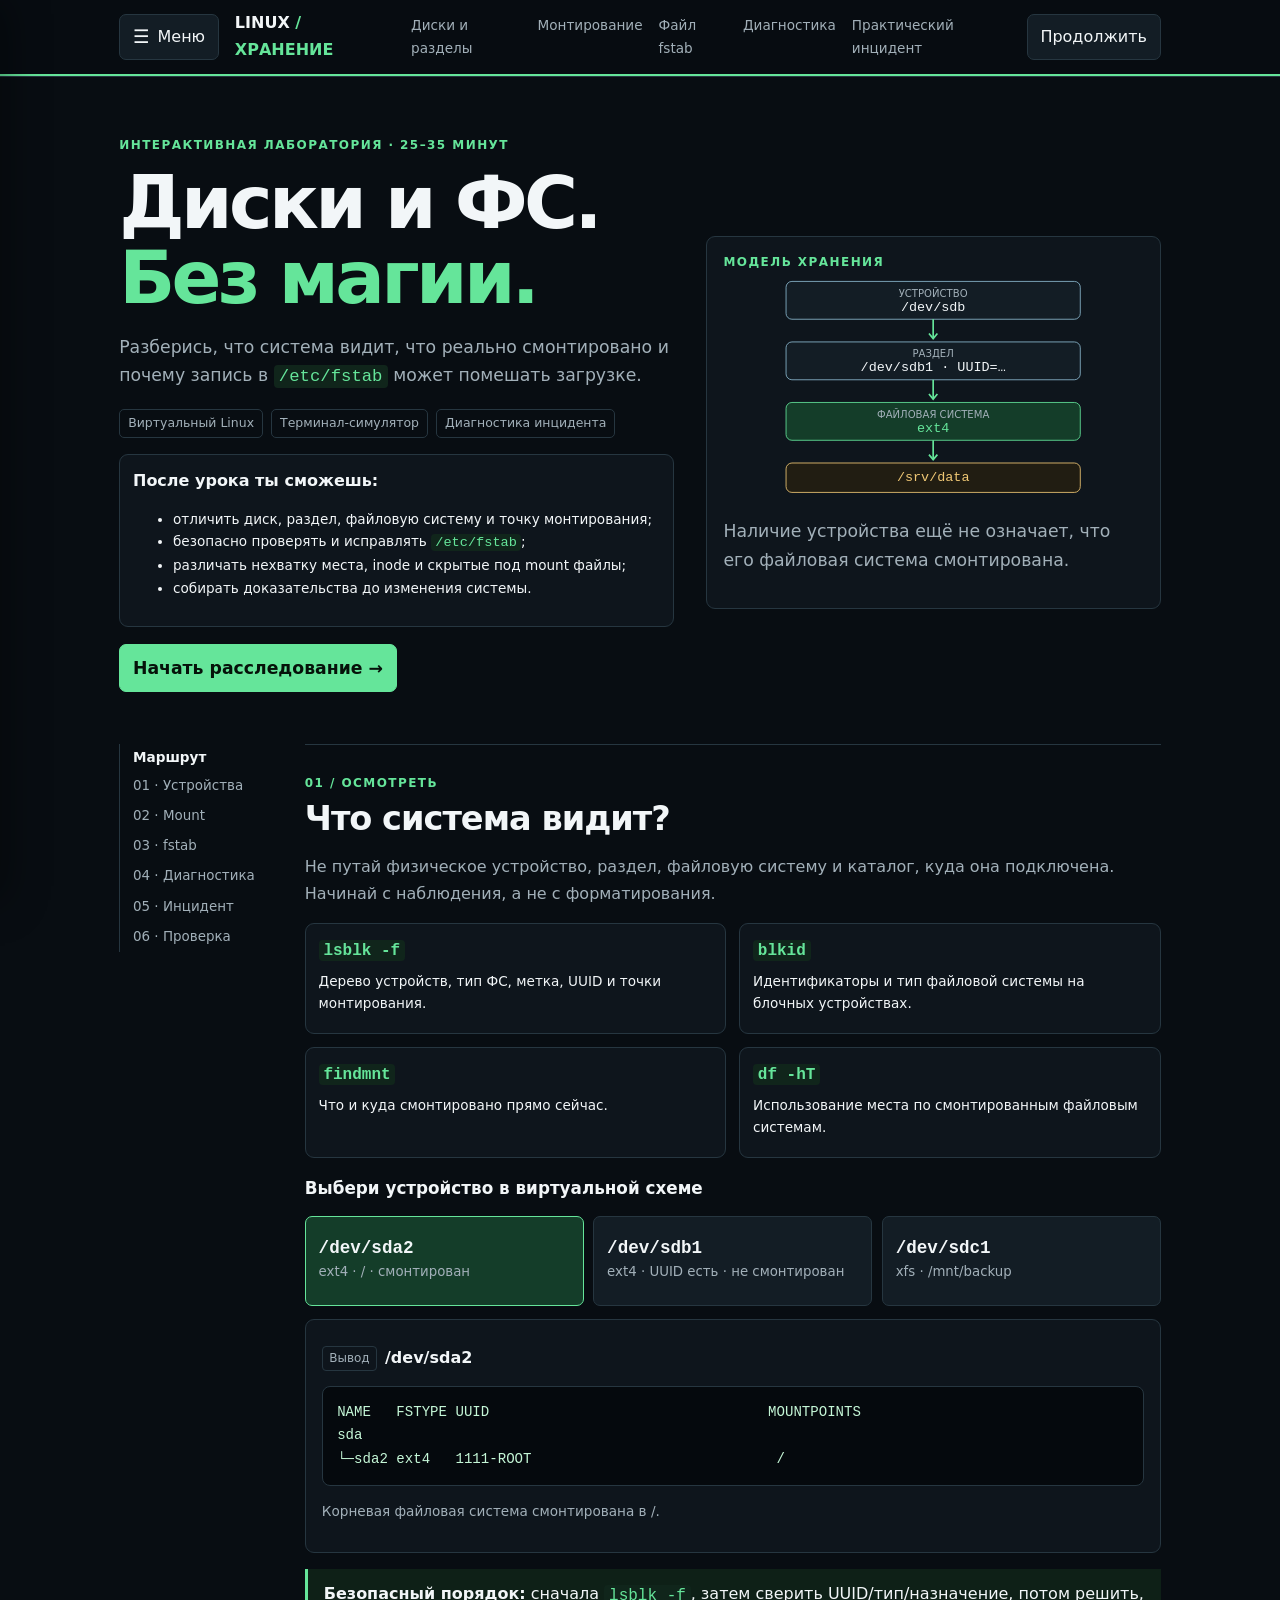
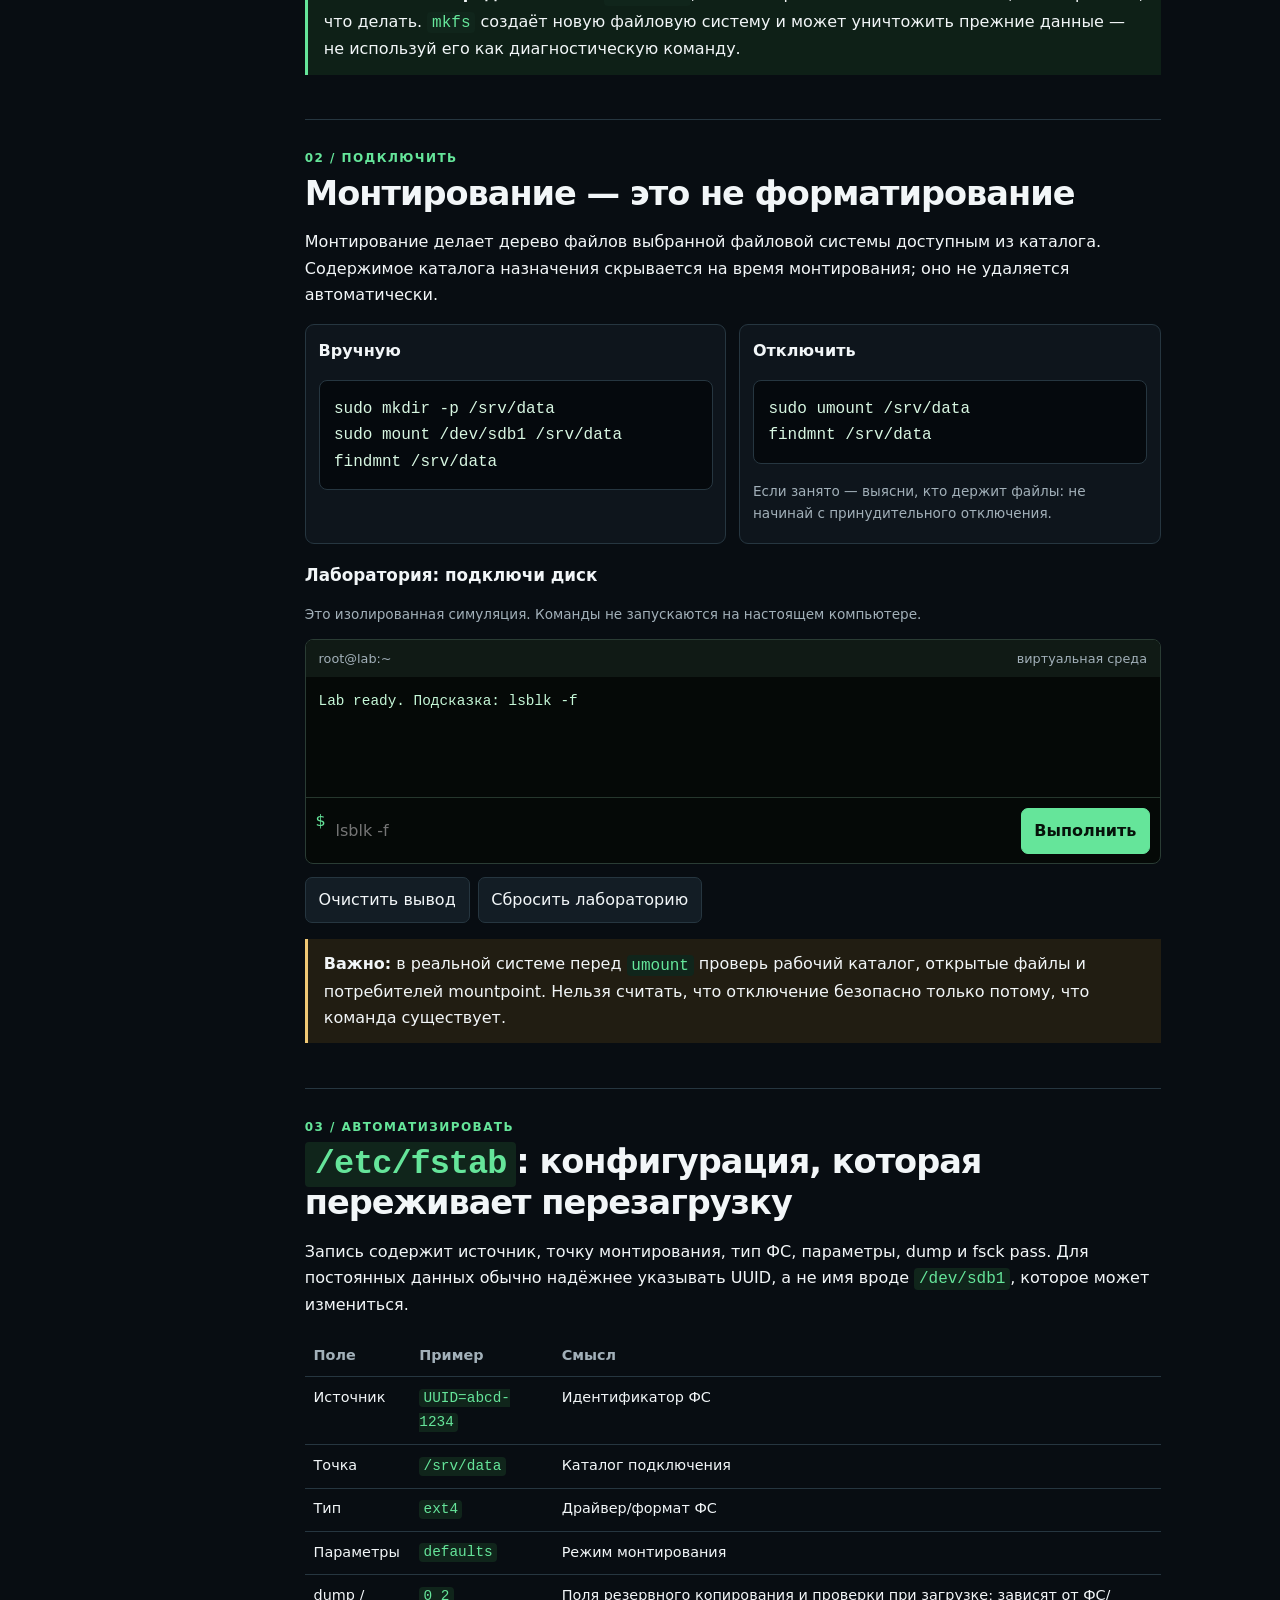
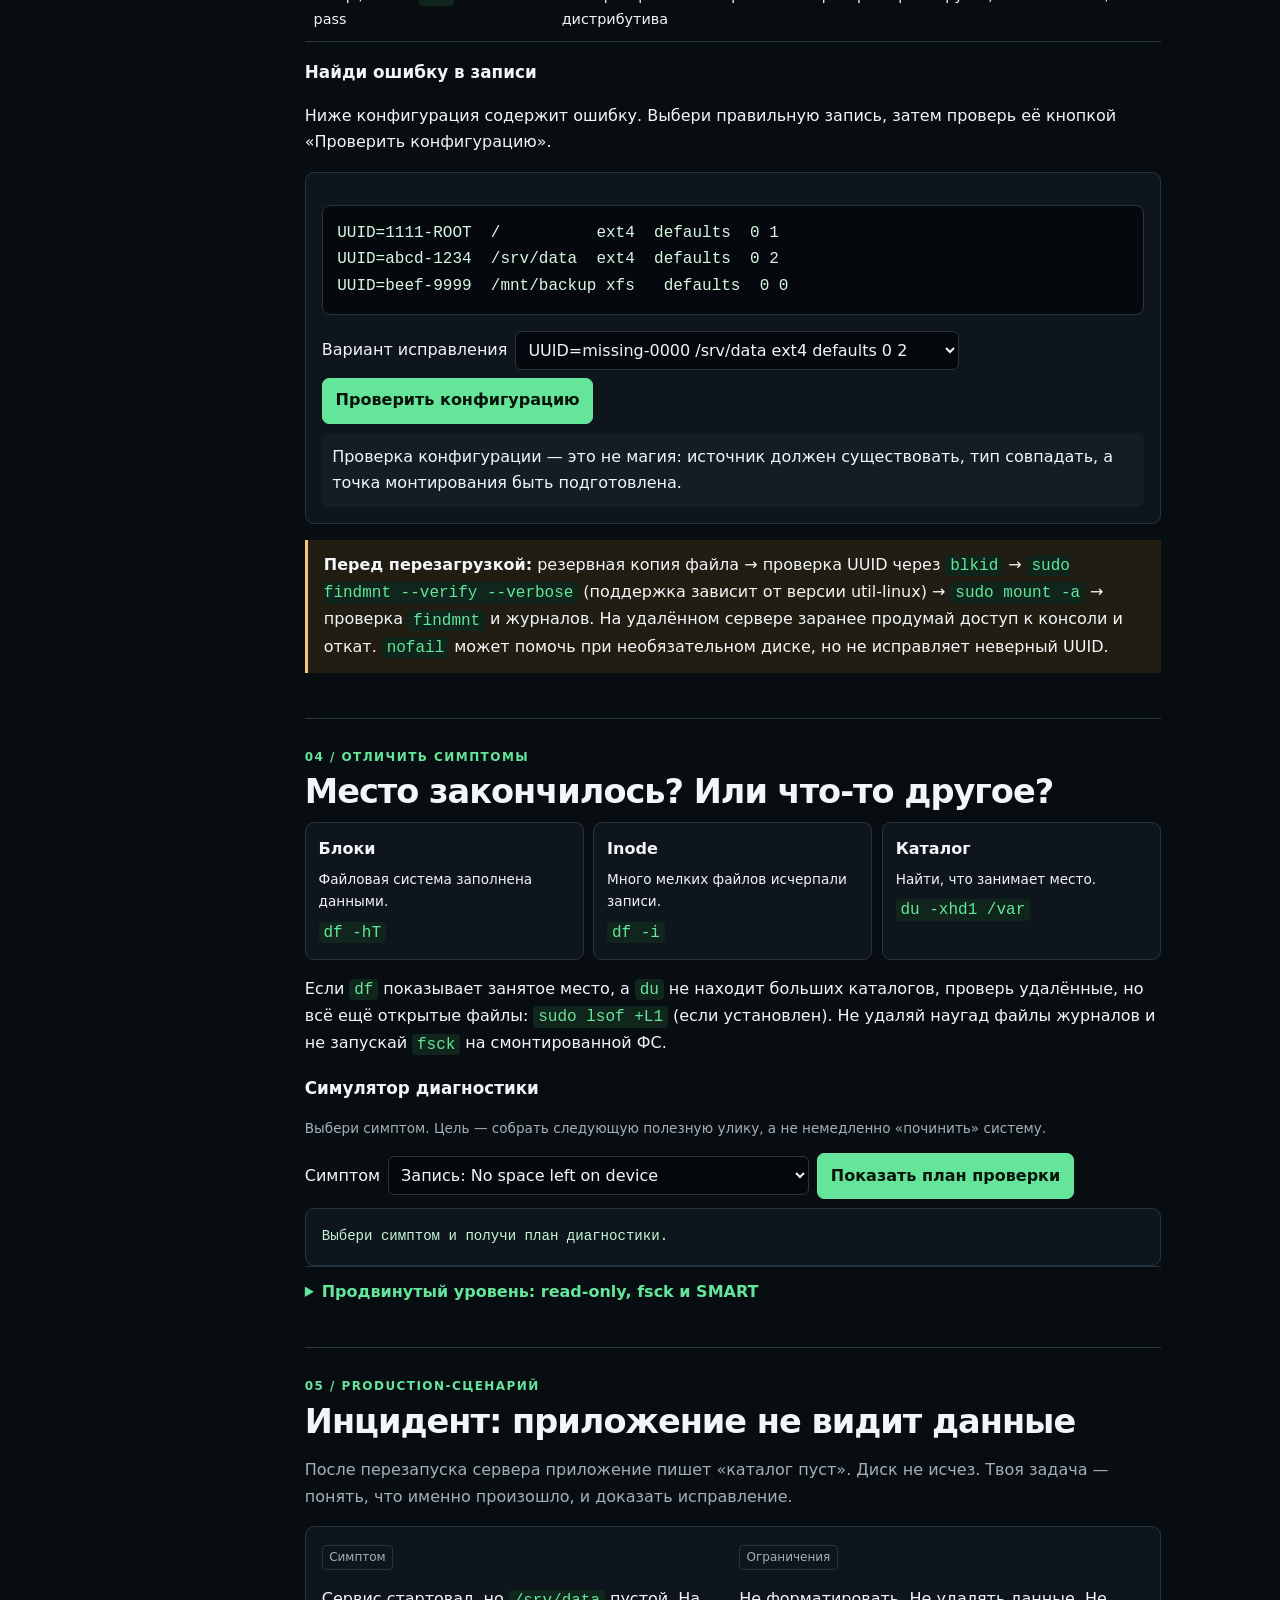
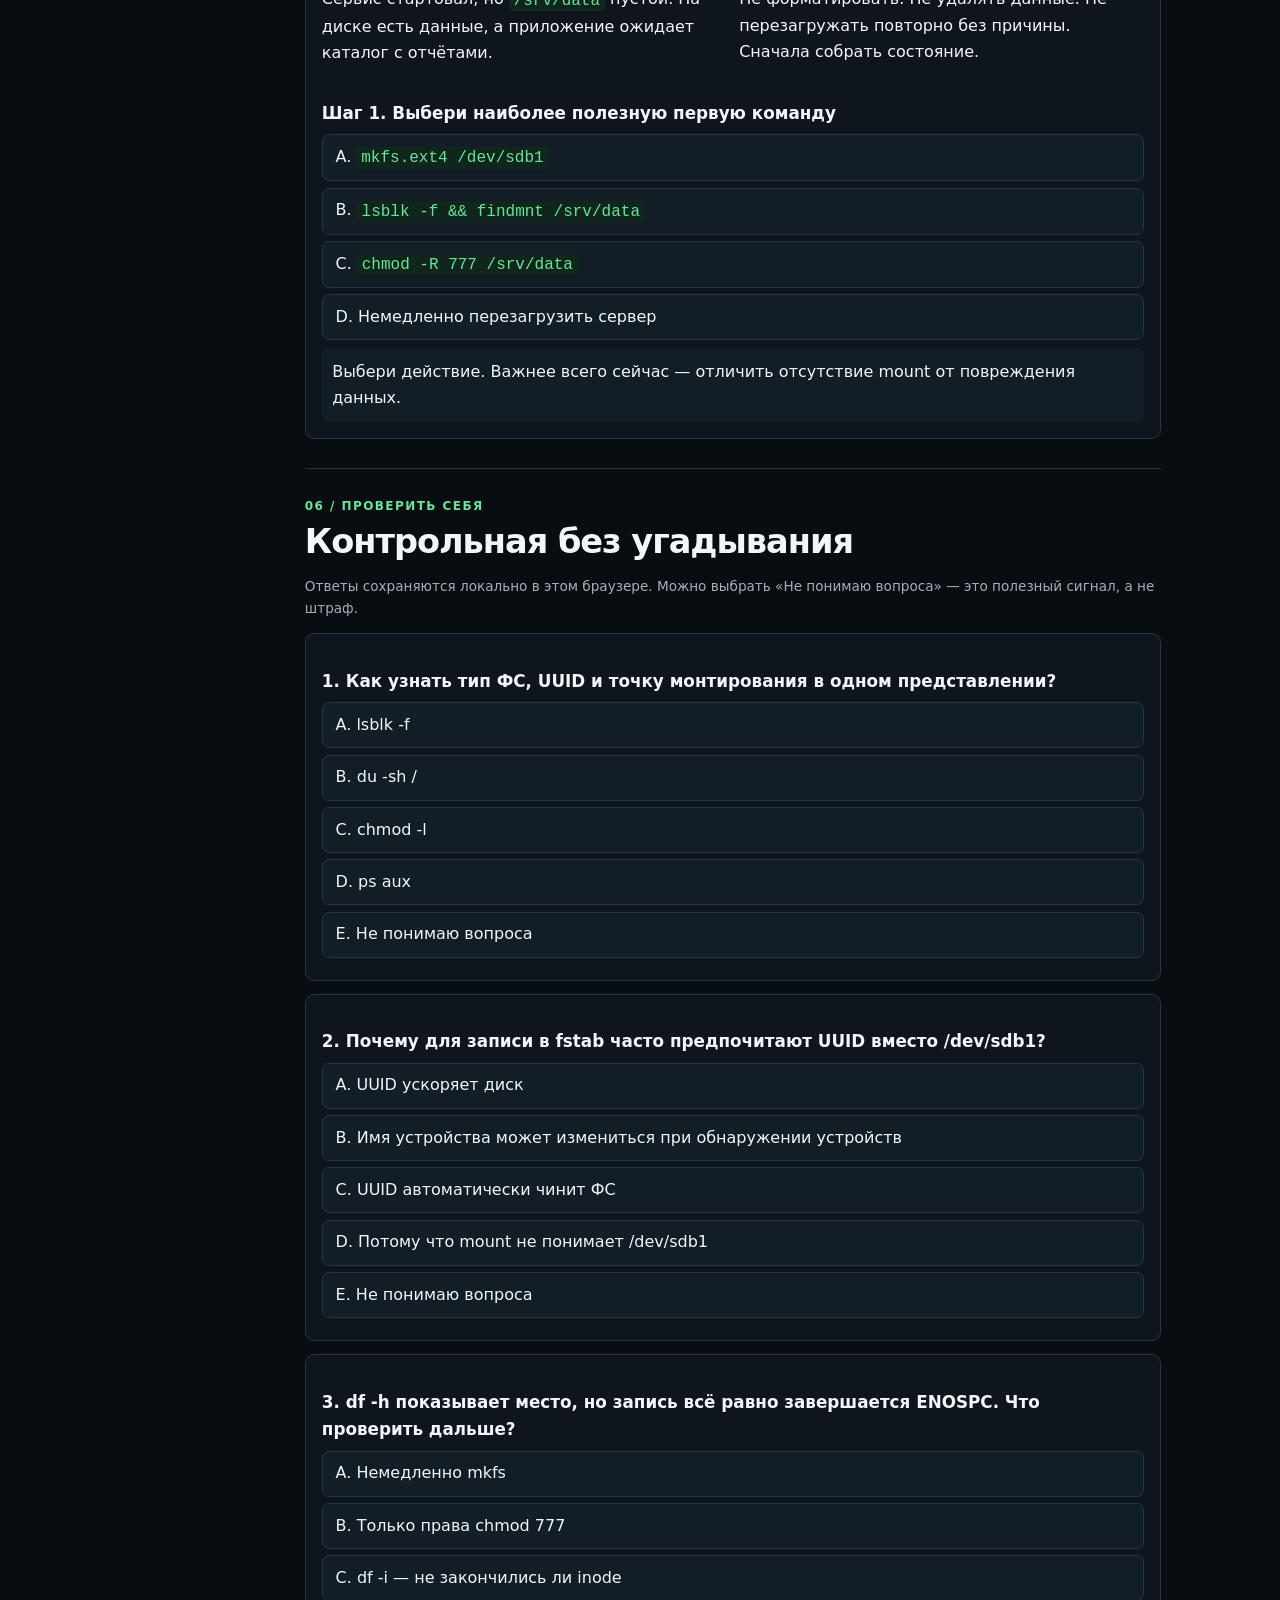
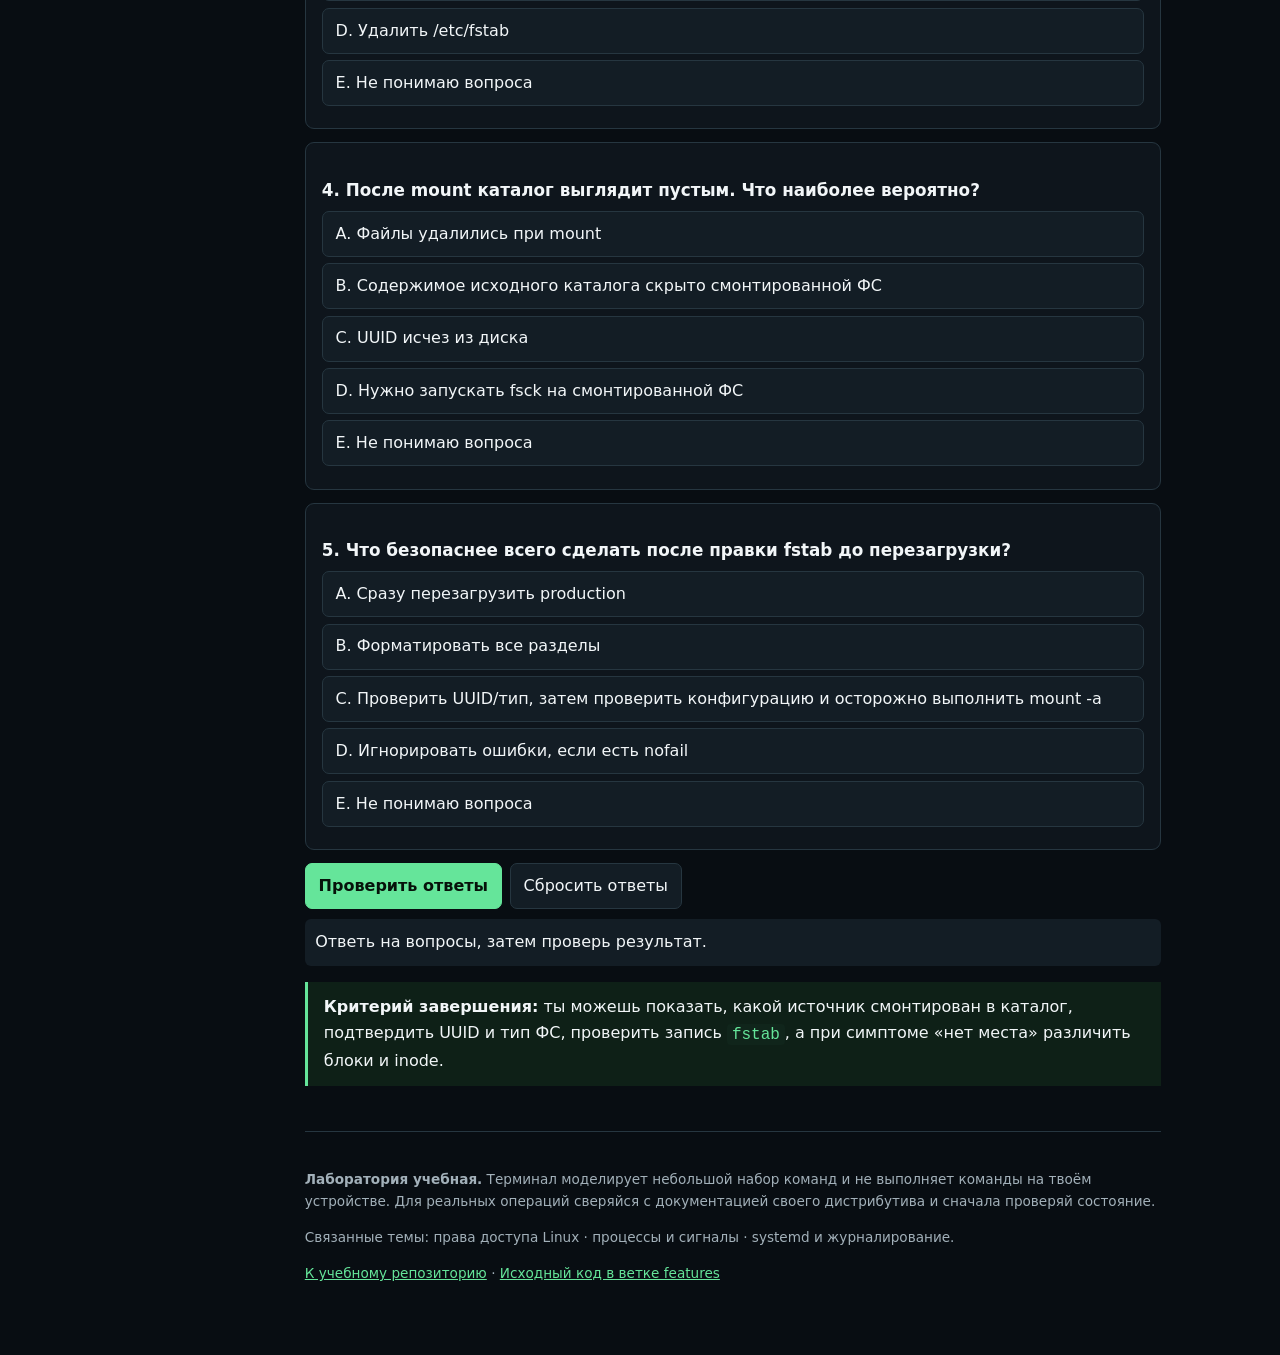
<file: web-lessons/linux-filesystems/index.html>
<!doctype html>
<html lang="ru">
<head>
<meta charset="utf-8"><meta name="viewport" content="width=device-width,initial-scale=1">
<meta name="theme-color" content="#080d12">
<meta name="description" content="Интерактивная лаборатория Linux: диски, файловые системы, mount, fstab и диагностика заполненного диска.">
<title>Файловые системы Linux — интерактивная лаборатория</title>
<style>
:root{color-scheme:dark;--bg:#080d12;--panel:#0e151c;--panel2:#131d25;--line:#263640;--text:#f2f6f8;--muted:#a2b0b9;--green:#65e59a;--greenbg:#143d29;--blue:#8bb8ce;--amber:#f0c875;--red:#ff8b8b;--max:1080px}*{box-sizing:border-box}html{scroll-behavior:smooth;scroll-padding-top:70px}body{margin:0;background:var(--bg);color:var(--text);font:16px/1.65 system-ui,-apple-system,"Segoe UI",sans-serif}a{color:var(--green)}button,input,select,textarea{font:inherit}button{cursor:pointer;background:var(--panel2);border:1px solid var(--line);border-radius:7px;padding:.55rem .8rem;color:var(--text)}button:hover{border-color:var(--green)}button:focus-visible,a:focus-visible,input:focus-visible,select:focus-visible{outline:2px solid var(--green);outline-offset:3px}code,pre,.mono{font-family:ui-monospace,SFMono-Regular,Consolas,monospace}code{color:var(--green);background:#10251b;padding:.1em .3em;border-radius:4px}pre{overflow:auto;padding:.9rem;background:#05090d;border:1px solid var(--line);border-radius:8px;color:#d8f7e2}.wrap{max-width:var(--max);margin:auto;padding:0 1.2rem 4rem}header{position:sticky;top:0;z-index:5;background:#080d12ed;border-bottom:1px solid var(--line);backdrop-filter:blur(12px)}.bar{max-width:var(--max);margin:auto;padding:.65rem 1.2rem;display:flex;justify-content:space-between;align-items:center;gap:1rem}.brand{font-weight:800}.brand span,.label{color:var(--green)}nav{display:flex;gap:1rem;font-size:.85rem}nav a{text-decoration:none;color:var(--muted)}.lesson-switch{display:flex;align-items:center;min-width:0}.lesson-switch select{max-width:220px;width:100%;min-width:0;background:var(--panel2);color:var(--text);border:1px solid var(--line);border-radius:7px;padding:.5rem;font:inherit;font-size:.82rem}.lesson-switch select:hover{border-color:var(--green)}.sr-only{position:absolute;width:1px;height:1px;padding:0;margin:-1px;overflow:hidden;clip:rect(0,0,0,0);white-space:nowrap;border:0}.progress{height:2px;background:#1b292f}.progress span{display:block;height:100%;width:0;background:var(--green)}.hero{padding:3.7rem 0 2.2rem;display:grid;grid-template-columns:1.1fr .9fr;gap:2rem;align-items:center}.label{font-size:.75rem;text-transform:uppercase;letter-spacing:.12em;font-weight:800}.hero h1{font-size:clamp(2.5rem,6vw,4.6rem);line-height:1.02;letter-spacing:-.05em;margin:.6rem 0 1rem}.hero p,.muted,.lead{color:var(--muted)}.hero p{font-size:1.08rem}.chips{display:flex;gap:.5rem;flex-wrap:wrap;margin:1rem 0}.chips span{font-size:.78rem;color:var(--muted);border:1px solid var(--line);padding:.2rem .5rem;border-radius:5px}.primary{background:var(--green);border-color:var(--green);color:#06120a;font-weight:800}.panel,.tile,.visual,.art{background:var(--panel);border:1px solid var(--line);border-radius:9px;padding:1rem}.art svg,.visual svg{width:100%;height:auto;display:block}.layout{display:grid;grid-template-columns:160px minmax(0,1fr);gap:1.6rem}.toc{position:sticky;top:75px;align-self:start;border-left:1px solid var(--line);padding-left:.8rem}.toc a{display:block;text-decoration:none;color:var(--muted);font-size:.84rem;padding:.25rem 0}.toc strong{font-size:.85rem}.section{padding:1.8rem 0;border-top:1px solid var(--line)}.section h2{font-size:clamp(1.55rem,3vw,2.1rem);line-height:1.15;letter-spacing:-.03em;margin:.35rem 0 .65rem}.section h3{font-size:1.05rem;margin:1.1rem 0 .35rem}.grid2{display:grid;grid-template-columns:1fr 1fr;gap:.8rem}.grid3{display:grid;grid-template-columns:repeat(3,1fr);gap:.6rem}.tile{padding:.8rem}.tile p{margin:.35rem 0}.small{font-size:.85rem}.callout{padding:.75rem 1rem;border-left:3px solid var(--green);background:#0e2017;margin:1rem 0}.warn{border-color:var(--amber);background:#211d12}.danger{border-color:var(--red);background:#281619}.muted{color:var(--muted)}.disk{display:grid;grid-template-columns:repeat(3,1fr);gap:.6rem;margin:.8rem 0}.disk button{text-align:left;min-height:90px}.disk button.active{border-color:var(--green);background:var(--greenbg)}.disk strong{display:block;font:700 1.1rem ui-monospace,monospace}.disk small{color:var(--muted)}.output{font: .88rem/1.65 ui-monospace,monospace;white-space:pre-wrap;overflow-wrap:anywhere;color:#c5f7d7;min-height:2rem}.term{background:#050907;border:1px solid #2a3c34;border-radius:8px;overflow:hidden;margin:.8rem 0}.termbar{background:#101a15;padding:.5rem .8rem;color:var(--muted);font-size:.8rem;display:flex;justify-content:space-between}.termout{padding:.8rem;min-height:120px;white-space:pre-wrap;overflow-wrap:anywhere;color:#c5f7d7;font:.9rem/1.6 ui-monospace,monospace}.termform{display:flex;gap:.5rem;padding:.6rem;border-top:1px solid #26372d}.termform span{color:var(--green)}.termform input{width:auto;min-width:0;flex:1;border:0;background:transparent;color:var(--text)}.field{display:flex;gap:.5rem;align-items:center;flex-wrap:wrap;margin:.6rem 0}.field input,.field select{background:#05090d;color:var(--text);border:1px solid var(--line);border-radius:6px;padding:.5rem;min-width:0}.field input{flex:1}.choice{display:block;text-align:left;width:100%;margin:.4rem 0}.good{border-color:var(--green)!important;background:var(--greenbg)!important}.bad{border-color:var(--red)!important}.feedback{background:var(--panel2);padding:.65rem;margin-top:.5rem;border-radius:6px}.hidden{display:none!important}table{width:100%;border-collapse:collapse;font-size:.9rem}th,td{text-align:left;padding:.55rem;border-bottom:1px solid var(--line);vertical-align:top}th{color:var(--muted)}details{border-top:1px solid var(--line);padding:.8rem 0}summary{cursor:pointer;color:var(--green);font-weight:700}footer{border-top:1px solid var(--line);padding:1.4rem 0;color:var(--muted);font-size:.85rem}.badge{display:inline-block;padding:.1rem .4rem;border:1px solid var(--line);border-radius:4px;color:var(--muted);font-size:.75rem}@media(max-width:760px){.hero{grid-template-columns:1fr;padding:2.5rem 0 1.5rem}.layout{grid-template-columns:1fr}.toc{position:static;display:flex;gap:.8rem;overflow:auto;border:1px solid var(--line);padding:.5rem;border-radius:6px}.toc strong{display:none}.toc a{white-space:nowrap} .section-nav{display:none}.lesson-switch{flex:1;justify-content:center}.lesson-switch select{max-width:190px}.bar{gap:.45rem;padding:.55rem .65rem}.brand{font-size:.88rem}#resume{padding:.45rem .55rem;font-size:.8rem}}@media(max-width:500px){.wrap{padding:0 .85rem 3rem}.grid2,.grid3,.disk{grid-template-columns:1fr}.hero h1{font-size:2.7rem}.section{padding:1.3rem 0}}@media(prefers-reduced-motion:reduce){*{scroll-behavior:auto!important;transition:none!important}}@media print{body{background:white;color:#111}.bar,.toc,button,.termform{display:none!important}.layout{display:block}.hero{display:block}.art{display:none}.section{break-inside:avoid}}

/* Left navigation drawer */
.menu-trigger{display:inline-flex;align-items:center;gap:.5rem;white-space:nowrap}
.menu-trigger .menu-icon{font-size:1.15rem;line-height:1}
.drawer-backdrop{position:fixed;inset:0;z-index:20;background:#0009;opacity:0;visibility:hidden;transition:opacity .2s,visibility .2s}
.lesson-drawer{position:fixed;z-index:21;inset:0 auto 0 0;width:min(340px,88vw);overflow-y:auto;background:var(--panel);border-right:1px solid var(--line);padding:1rem;transform:translateX(-102%);transition:transform .22s ease;box-shadow:12px 0 40px #0006}
body.drawer-open .drawer-backdrop{opacity:1;visibility:visible}
body.drawer-open .lesson-drawer{transform:translateX(0)}
body.drawer-open{overflow:hidden}
.drawer-head{display:flex;align-items:center;justify-content:space-between;gap:1rem;padding-bottom:1rem;border-bottom:1px solid var(--line)}
.drawer-title{font-weight:800;font-size:1.05rem}
.drawer-group{padding:1rem 0;border-bottom:1px solid var(--line)}
.drawer-group h2{font-size:.72rem;letter-spacing:.12em;text-transform:uppercase;color:var(--muted);margin:0 0 .6rem}
.drawer-link{display:block;padding:.65rem .7rem;margin:.15rem 0;border-radius:7px;text-decoration:none;color:var(--text);border:1px solid transparent}
.drawer-link:hover,.drawer-link:focus-visible{background:var(--panel2);border-color:var(--line)}
.drawer-link.current{color:var(--green);background:var(--greenbg);border-color:#276746}
.drawer-hint{font-size:.8rem;color:var(--muted);margin:.8rem 0}
@media(max-width:740px){.bar{justify-content:flex-start}.brand{flex:1}.section-nav,.lesson-switch{display:none!important}.menu-trigger{padding:.45rem .6rem;font-size:.85rem}}
@media(prefers-reduced-motion:reduce){.lesson-drawer,.drawer-backdrop{transition:none}}
</style>
</head>
<body>
<header><div class="bar"><button class="menu-trigger" id="openLessonMenu" type="button" aria-controls="lessonDrawer" aria-expanded="false"><span class="menu-icon" aria-hidden="true">☰</span><span>Меню</span></button><div class="brand">LINUX <span>/ ХРАНЕНИЕ</span></div><nav class="section-nav"><a href="#map">Диски и разделы</a><a href="#mount">Монтирование</a><a href="#fstab">Файл fstab</a><a href="#diagnostics">Диагностика</a><a href="#incident">Практический инцидент</a></nav><button id="resume">Продолжить</button></div><div class="progress"><span id="progressBar"></span></div></header>
<div class="drawer-backdrop" id="drawerBackdrop" aria-hidden="true"></div>
<aside class="lesson-drawer" id="lessonDrawer" role="dialog" aria-modal="true" aria-label="Навигация по курсу" aria-hidden="true">
  <div class="drawer-head"><div class="drawer-title">Навигация по курсу</div><button id="closeLessonMenu" type="button" aria-label="Закрыть меню">✕</button></div>
  <div class="drawer-group"><h2>Уроки Linux</h2>
    <a class="drawer-link " href="/handover-devops-besit/web-lessons/linux-permissions/?nav=drawer20261021" >01 · Права доступа</a>
    <a class="drawer-link current" href="/handover-devops-besit/web-lessons/linux-filesystems/?nav=drawer20261021" aria-current="page">02 · Файловые системы и монтирование</a>
  </div>
  <div class="drawer-group"><h2>Разделы этого урока</h2>
    <a class="drawer-link" href="#map">Диски и разделы</a>
    <a class="drawer-link" href="#mount">Монтирование</a>
    <a class="drawer-link" href="#fstab">Файл fstab</a>
    <a class="drawer-link" href="#diagnostics">Диагностика</a>
    <a class="drawer-link" href="#incident">Практический инцидент</a>
  </div>
  <p class="drawer-hint">Выбери урок или перейди прямо к нужному разделу. Меню закрывается по Escape или нажатием вне панели.</p>
</aside>
<div class="wrap">
<section class="hero"><div><div class="label">Интерактивная лаборатория · 25–35 минут</div><h1>Диски и ФС.<br><span style="color:var(--green)">Без магии.</span></h1><p>Разберись, что система видит, что реально смонтировано и почему запись в <code>/etc/fstab</code> может помешать загрузке.</p><div class="chips"><span>Виртуальный Linux</span><span>Терминал-симулятор</span><span>Диагностика инцидента</span></div><div class="tile"><strong>После урока ты сможешь:</strong><ul class="small"><li>отличить диск, раздел, файловую систему и точку монтирования;</li><li>безопасно проверять и исправлять <code>/etc/fstab</code>;</li><li>различать нехватку места, inode и скрытые под mount файлы;</li><li>собирать доказательства до изменения системы.</li></ul></div><p><a href="#map"><button class="primary">Начать расследование →</button></a></p></div>
<div class="art"><div class="label">Модель хранения</div><svg viewBox="0 0 500 270" role="img" aria-label="Диск, раздел, файловая система, точка монтирования"><g font-size="12" text-anchor="middle"><rect x="75" y="10" width="350" height="45" rx="7" fill="#131d25" stroke="#8bb8ce"/><text x="250" y="28" fill="#a2b0b9">УСТРОЙСТВО</text><text x="250" y="45" fill="#f2f6f8" font-family="monospace" font-size="16">/dev/sdb</text><path d="M250 55v22" stroke="#65e59a" stroke-width="2"/><path d="M245 72l5 6 5-6" fill="none" stroke="#65e59a" stroke-width="2"/><rect x="75" y="82" width="350" height="45" rx="7" fill="#131d25" stroke="#8bb8ce"/><text x="250" y="100" fill="#a2b0b9">РАЗДЕЛ</text><text x="250" y="117" fill="#f2f6f8" font-family="monospace" font-size="16">/dev/sdb1 · UUID=…</text><path d="M250 127v22" stroke="#65e59a" stroke-width="2"/><path d="M245 144l5 6 5-6" fill="none" stroke="#65e59a" stroke-width="2"/><rect x="75" y="154" width="350" height="45" rx="7" fill="#143d29" stroke="#65e59a"/><text x="250" y="172" fill="#a2b0b9">ФАЙЛОВАЯ СИСТЕМА</text><text x="250" y="189" fill="#65e59a" font-family="monospace" font-size="16">ext4</text><path d="M250 199v22" stroke="#65e59a" stroke-width="2"/><path d="M245 216l5 6 5-6" fill="none" stroke="#65e59a" stroke-width="2"/><rect x="75" y="226" width="350" height="35" rx="7" fill="#211d12" stroke="#f0c875"/><text x="250" y="248" fill="#f0c875" font-family="monospace" font-size="16">/srv/data</text></g></svg><p class="small muted">Наличие устройства ещё не означает, что его файловая система смонтирована.</p></div></section>
<div class="layout"><aside class="toc"><strong>Маршрут</strong><a href="#map">01 · Устройства</a><a href="#mount">02 · Mount</a><a href="#fstab">03 · fstab</a><a href="#diagnostics">04 · Диагностика</a><a href="#incident">05 · Инцидент</a><a href="#quiz">06 · Проверка</a></aside><main>
<section class="section" id="map"><div class="label">01 / Осмотреть</div><h2>Что система видит?</h2><p class="lead">Не путай физическое устройство, раздел, файловую систему и каталог, куда она подключена. Начинай с наблюдения, а не с форматирования.</p>
<div class="grid2"><div class="tile"><strong><code>lsblk -f</code></strong><p class="small">Дерево устройств, тип ФС, метка, UUID и точки монтирования.</p></div><div class="tile"><strong><code>blkid</code></strong><p class="small">Идентификаторы и тип файловой системы на блочных устройствах.</p></div><div class="tile"><strong><code>findmnt</code></strong><p class="small">Что и куда смонтировано прямо сейчас.</p></div><div class="tile"><strong><code>df -hT</code></strong><p class="small">Использование места по смонтированным файловым системам.</p></div></div>
<h3>Выбери устройство в виртуальной схеме</h3><div class="disk" id="diskPicker"><button class="active" data-disk="root"><strong>/dev/sda2</strong><small>ext4 · / · смонтирован</small></button><button data-disk="data"><strong>/dev/sdb1</strong><small>ext4 · UUID есть · не смонтирован</small></button><button data-disk="backup"><strong>/dev/sdc1</strong><small>xfs · /mnt/backup</small></button></div><div class="panel"><div class="field"><span class="badge">Вывод</span><strong id="diskTitle">/dev/sda2</strong></div><pre class="output" id="diskInfo">NAME   FSTYPE UUID                                 MOUNTPOINTS
sda
└─sda2 ext4   1111-ROOT                             /
</pre><p class="small muted" id="diskExplain">Корневая файловая система смонтирована в /.</p></div>
<div class="callout"><strong>Безопасный порядок:</strong> сначала <code>lsblk -f</code>, затем сверить UUID/тип/назначение, потом решить, что делать. <code>mkfs</code> создаёт новую файловую систему и может уничтожить прежние данные — не используй его как диагностическую команду.</div>
</section>
<section class="section" id="mount"><div class="label">02 / Подключить</div><h2>Монтирование — это не форматирование</h2><p>Монтирование делает дерево файлов выбранной файловой системы доступным из каталога. Содержимое каталога назначения скрывается на время монтирования; оно не удаляется автоматически.</p>
<div class="grid2"><div class="tile"><strong>Вручную</strong><pre>sudo mkdir -p /srv/data
sudo mount /dev/sdb1 /srv/data
findmnt /srv/data</pre></div><div class="tile"><strong>Отключить</strong><pre>sudo umount /srv/data
findmnt /srv/data</pre><p class="small muted">Если занято — выясни, кто держит файлы: не начинай с принудительного отключения.</p></div></div>
<h3>Лаборатория: подключи диск</h3><p class="small muted">Это изолированная симуляция. Команды не запускаются на настоящем компьютере.</p>
<div class="term"><div class="termbar"><span>root@lab:~</span><span>виртуальная среда</span></div><div class="termout" id="mountOutput">Lab ready. Подсказка: lsblk -f</div><form class="termform" id="mountForm"><span>$</span><input id="mountInput" aria-label="Команда виртуального терминала" placeholder="lsblk -f" autocomplete="off"><button class="primary" type="submit">Выполнить</button></form></div><div class="field"><button id="clearTerminal">Очистить вывод</button><button id="resetLab">Сбросить лабораторию</button></div>
<div class="callout warn"><strong>Важно:</strong> в реальной системе перед <code>umount</code> проверь рабочий каталог, открытые файлы и потребителей mountpoint. Нельзя считать, что отключение безопасно только потому, что команда существует.</div>
</section>
<section class="section" id="fstab"><div class="label">03 / Автоматизировать</div><h2><code>/etc/fstab</code>: конфигурация, которая переживает перезагрузку</h2><p>Запись содержит источник, точку монтирования, тип ФС, параметры, dump и fsck pass. Для постоянных данных обычно надёжнее указывать UUID, а не имя вроде <code>/dev/sdb1</code>, которое может измениться.</p>
<table><thead><tr><th>Поле</th><th>Пример</th><th>Смысл</th></tr></thead><tbody><tr><td>Источник</td><td><code>UUID=abcd-1234</code></td><td>Идентификатор ФС</td></tr><tr><td>Точка</td><td><code>/srv/data</code></td><td>Каталог подключения</td></tr><tr><td>Тип</td><td><code>ext4</code></td><td>Драйвер/формат ФС</td></tr><tr><td>Параметры</td><td><code>defaults</code></td><td>Режим монтирования</td></tr><tr><td>dump / pass</td><td><code>0 2</code></td><td>Поля резервного копирования и проверки при загрузке; зависят от ФС/дистрибутива</td></tr></tbody></table>
<h3>Найди ошибку в записи</h3><p>Ниже конфигурация содержит ошибку. Выбери правильную запись, затем проверь её кнопкой «Проверить конфигурацию».</p>
<div class="panel"><pre id="fstabCurrent">UUID=1111-ROOT  /          ext4  defaults  0 1
UUID=abcd-1234  /srv/data  ext4  defaults  0 2
UUID=beef-9999  /mnt/backup xfs   defaults  0 0</pre><div class="field"><label for="fstabChoice">Вариант исправления</label><select id="fstabChoice"><option value="wrong">UUID=missing-0000 /srv/data ext4 defaults 0 2</option><option value="good">UUID=abcd-1234 /srv/data ext4 defaults,nofail 0 2</option><option value="badtype">UUID=abcd-1234 /srv/data xfs defaults 0 2</option></select><button id="checkFstab" class="primary">Проверить конфигурацию</button></div><div id="fstabFeedback" class="feedback" aria-live="polite">Проверка конфигурации — это не магия: источник должен существовать, тип совпадать, а точка монтирования быть подготовлена.</div></div>
<div class="callout warn"><strong>Перед перезагрузкой:</strong> резервная копия файла → проверка UUID через <code>blkid</code> → <code>sudo findmnt --verify --verbose</code> (поддержка зависит от версии util-linux) → <code>sudo mount -a</code> → проверка <code>findmnt</code> и журналов. На удалённом сервере заранее продумай доступ к консоли и откат. <code>nofail</code> может помочь при необязательном диске, но не исправляет неверный UUID.</div>
</section>
<section class="section" id="diagnostics"><div class="label">04 / Отличить симптомы</div><h2>Место закончилось? Или что-то другое?</h2><div class="grid3"><div class="tile"><strong>Блоки</strong><p class="small">Файловая система заполнена данными.</p><code>df -hT</code></div><div class="tile"><strong>Inode</strong><p class="small">Много мелких файлов исчерпали записи.</p><code>df -i</code></div><div class="tile"><strong>Каталог</strong><p class="small">Найти, что занимает место.</p><code>du -xhd1 /var</code></div></div>
<p>Если <code>df</code> показывает занятое место, а <code>du</code> не находит больших каталогов, проверь удалённые, но всё ещё открытые файлы: <code>sudo lsof +L1</code> (если установлен). Не удаляй наугад файлы журналов и не запускай <code>fsck</code> на смонтированной ФС.</p>
<h3>Симулятор диагностики</h3><p class="small muted">Выбери симптом. Цель — собрать следующую полезную улику, а не немедленно «починить» систему.</p><div class="field"><label for="symptom">Симптом</label><select id="symptom"><option value="space">Запись: No space left on device</option><option value="hidden">Каталог будто потерял файлы после mount</option><option value="boot">После изменения fstab загрузка ждёт диск</option><option value="read">Диск виден в lsblk, но каталога нет в findmnt</option></select><button id="diagnose" class="primary">Показать план проверки</button></div><div id="diagnosis" class="panel output" aria-live="polite">Выбери симптом и получи план диагностики.</div>
<details><summary>Продвинутый уровень: read-only, fsck и SMART</summary><ul><li><code>findmnt -no SOURCE,FSTYPE,OPTIONS /srv/data</code> помогает увидеть источник, тип и параметры.</li><li><code>dmesg -T</code> или <code>journalctl -k</code> — сообщения ядра о I/O и файловой системе.</li><li><code>fsck</code> применяют к подходящей размонтированной файловой системе; сначала оценить резервные копии и причину сбоя.</li><li>SMART доступен не для всех устройств/контроллеров; используйте <code>smartctl</code>, если установлен, и не путайте предупреждения с гарантированным диагнозом.</li><li>Для критичных данных — снимок/резервная копия до разрушительных операций.</li></ul></details>
</section>
<section class="section" id="incident"><div class="label">05 / Production-сценарий</div><h2>Инцидент: приложение не видит данные</h2><p class="lead">После перезапуска сервера приложение пишет «каталог пуст». Диск не исчез. Твоя задача — понять, что именно произошло, и доказать исправление.</p>
<div class="panel"><div class="grid2"><div><span class="badge">Симптом</span><p>Сервис стартовал, но <code>/srv/data</code> пустой. На диске есть данные, а приложение ожидает каталог с отчётами.</p></div><div><span class="badge">Ограничения</span><p>Не форматировать. Не удалять данные. Не перезагружать повторно без причины. Сначала собрать состояние.</p></div></div><h3>Шаг 1. Выбери наиболее полезную первую команду</h3><div id="incidentChoices"><button class="choice" data-answer="a">A. <code>mkfs.ext4 /dev/sdb1</code></button><button class="choice" data-answer="b">B. <code>lsblk -f && findmnt /srv/data</code></button><button class="choice" data-answer="c">C. <code>chmod -R 777 /srv/data</code></button><button class="choice" data-answer="d">D. Немедленно перезагрузить сервер</button></div><div id="incidentFeedback" class="feedback" aria-live="polite">Выбери действие. Важнее всего сейчас — отличить отсутствие mount от повреждения данных.</div><div id="incidentNext" class="hidden"><h3>Шаг 2. Улика</h3><pre>lsblk -f:
sdb1 ext4 UUID=abcd-1234
findmnt /srv/data:
(пусто)
cat /etc/fstab:
UUID=abcd-1234 /srv/data ext4 defaults 0 2</pre><p>Точка назначения существует, но источник не смонтирован. Безопасная следующая последовательность — проверить запись, выполнить тестовое монтирование и подтвердить результат.</p><div class="field"><button id="incidentFix">Выполнить безопасную проверку</button></div><div id="incidentFixFeedback" class="feedback" aria-live="polite">Ожидает действий.</div></div></div>
</section>
<section class="section" id="quiz"><div class="label">06 / Проверить себя</div><h2>Контрольная без угадывания</h2><p class="muted small">Ответы сохраняются локально в этом браузере. Можно выбрать «Не понимаю вопроса» — это полезный сигнал, а не штраф.</p>
<div id="quizRoot"></div><div class="field"><button id="gradeQuiz" class="primary">Проверить ответы</button><button id="resetQuiz">Сбросить ответы</button></div><div id="quizResult" class="feedback" aria-live="polite">Ответь на вопросы, затем проверь результат.</div>
<div class="callout"><strong>Критерий завершения:</strong> ты можешь показать, какой источник смонтирован в каталог, подтвердить UUID и тип ФС, проверить запись <code>fstab</code>, а при симптоме «нет места» различить блоки и inode.</div>
</section>
<footer><p><strong>Лаборатория учебная.</strong> Терминал моделирует небольшой набор команд и не выполняет команды на твоём устройстве. Для реальных операций сверяйся с документацией своего дистрибутива и сначала проверяй состояние.</p><p>Связанные темы: права доступа Linux · процессы и сигналы · systemd и журналирование.</p><p><a href="../../">К учебному репозиторию</a> · <a href="https://github.com/besit-gh/handover-devops-besit/tree/features">Исходный код в ветке features</a></p></footer>
</main></div></div>
<script>
"use strict";
const $=s=>document.querySelector(s);
const diskData={
 root:{title:"/dev/sda2",info:"NAME   FSTYPE UUID       MOUNTPOINTS\nsda\n└─sda2 ext4   1111-ROOT  /",explain:"Корневая файловая система смонтирована в /. Это не обязательно весь диск."},
 data:{title:"/dev/sdb1",info:"NAME   FSTYPE UUID       MOUNTPOINTS\nsdb\n└─sdb1 ext4   abcd-1234  ",explain:"Раздел существует и имеет ext4, но сейчас не смонтирован. Создавать ФС заново не нужно."},
 backup:{title:"/dev/sdc1",info:"NAME   FSTYPE UUID       MOUNTPOINTS\nsdc\n└─sdc1 xfs    beef-9999  /mnt/backup",explain:"Раздел xfs уже подключён к /mnt/backup."}
};
$("#diskPicker").addEventListener("click",e=>{const b=e.target.closest("button[data-disk]");if(!b)return;document.querySelectorAll("#diskPicker button").forEach(x=>x.classList.toggle("active",x===b));const d=diskData[b.dataset.disk];$("#diskTitle").textContent=d.title;$("#diskInfo").textContent=d.info;$("#diskExplain").textContent=d.explain});
let lab={mounted:false,history:[]};
function terminal(s){$("#mountOutput").textContent+= "\n$ "+s+"\n"+runCmd(s);$("#mountOutput").scrollTop=$("#mountOutput").scrollHeight}
function runCmd(raw){const s=raw.trim().replace(/\s+/g," ");if(!s)return"";if(s==="help")return"Доступно: lsblk -f, blkid, findmnt, findmnt /srv/data, df -hT, df -i, mount /dev/sdb1 /srv/data, umount /srv/data, cat /etc/fstab, mount -a, clear";if(s==="clear"){$("#mountOutput").textContent="";return"Вывод очищен."}if(s==="lsblk -f")return"NAME FSTYPE UUID       MOUNTPOINTS\nsda\n└─sda2 ext4   1111-ROOT  /\nsdb\n└─sdb1 ext4   abcd-1234  "+(lab.mounted?"/srv/data":"");if(s==="blkid")return'/dev/sda2: TYPE="ext4" UUID="1111-ROOT"\n/dev/sdb1: TYPE="ext4" UUID="abcd-1234"';if(s==="findmnt"||s==="findmnt /srv/data")return lab.mounted?"/srv/data /dev/sdb1 ext4 rw,relatime":(s==="findmnt"?"TARGET SOURCE FSTYPE OPTIONS\n/ /dev/sda2 ext4 rw,relatime":"");if(s==="df -hT")return"Filesystem Type Size Used Avail Use% Mounted on\n/dev/sda2 ext4 40G 18G 20G 48% /\n"+(lab.mounted?"/dev/sdb1 ext4 100G 12G 83G 13% /srv/data":"");if(s==="df -i")return"Filesystem Inodes IUsed IFree IUse% Mounted on\n/dev/sda2 2621440 110000 2511440 5% /";if(s==="cat /etc/fstab")return"UUID=1111-ROOT / ext4 defaults 0 1\nUUID=abcd-1234 /srv/data ext4 defaults,nofail 0 2";if(s==="mount /dev/sdb1 /srv/data"){if(lab.mounted)return"mount: /srv/data: уже смонтировано";lab.mounted=true;return"(нет вывода) — команда завершилась успешно. Проверь: findmnt /srv/data"}if(s==="umount /srv/data"){if(!lab.mounted)return"umount: /srv/data: not mounted";lab.mounted=false;return"(нет вывода) — отключено. Убедись, что приложение не использует этот mount."}if(s==="mount -a")return"Симуляция: записи fstab синтаксически выглядят правдоподобно. Для реальной системы дополнительно проверь UUID, тип ФС, точку и вывод findmnt --verify.";return"Команда не реализована в учебной среде. Введи help. Ничего на настоящей системе не выполняется."}
$("#mountForm").addEventListener("submit",e=>{e.preventDefault();const v=$("#mountInput").value;terminal(v);$("#mountInput").value=""});
$("#clearTerminal").addEventListener("click",()=>$("#mountOutput").textContent="Lab ready. Введи help, чтобы увидеть команды.");
$("#resetLab").addEventListener("click",()=>{lab={mounted:false,history:[]};$("#mountOutput").textContent="Lab reset. Подсказка: lsblk -f"});
$("#checkFstab").addEventListener("click",()=>{const v=$("#fstabChoice").value;const box=$("#fstabFeedback");if(v==="good"){box.className="feedback good";box.textContent="Верно: UUID совпадает с найденным устройством, тип ext4 соответствует, nofail — осознанный выбор для необязательного диска. Но даже правильную запись нужно проверить командой mount -a и findmnt; nofail не гарантирует, что всё исправно."}else{box.className="feedback bad";box.textContent=v==="wrong"?"Источник UUID=missing-0000 не найден. Сверь значение с blkid; nofail не исправляет опечатку.":"Указан тип xfs, хотя устройство определено как ext4. Тип должен соответствовать реальной файловой системе."}});
const plans={space:"1. df -hT — проверить заполнение блоков и найти конкретную ФС.\n2. df -i — проверить исчерпание inode.\n3. du -xhd1 /var (или другой каталог) — найти крупные каталоги, не переходя на другие ФС.\n4. Если df и du расходятся: sudo lsof +L1 — проверить удалённые, но открытые файлы.\n5. Не удалять файлы вслепую; определить владельца данных и безопасный способ освобождения места.",hidden:"1. findmnt /srv/data — проверить, что смонтировано в точку.\n2. ls -la /srv/data — увидеть текущее содержимое.\n3. Если mount активен, файлы исходного каталога скрыты под ним, а не удалены.\n4. Проверить устройство и источник через findmnt -no SOURCE,FSTYPE,OPTIONS /srv/data.\n5. Не размонтировать рабочий сервис без оценки влияния.",boot:"1. Не повторять перезагрузку без диагностики.\n2. Через консоль/аварийный режим проверить /etc/fstab и journalctl -xb.\n3. Сверить UUID через blkid и записи fstab.\n4. Проверить синтаксис: findmnt --verify --verbose; затем осторожно mount -a.\n5. Для необязательного диска оценить nofail; исправление задокументировать и проверить доступность сервиса.",read:"1. lsblk -f — есть ли раздел и известен ли тип ФС.\n2. blkid — сверить UUID.\n3. findmnt — подтверждает только фактически смонтированные ФС.\n4. Проверить каталог назначения и конфигурацию fstab.\n5. После проверки выполнить mount с правильным устройством/UUID и проверить findmnt."};
$("#diagnose").addEventListener("click",()=>{$("#diagnosis").textContent=plans[$("#symptom").value]});
$("#incidentChoices").addEventListener("click",e=>{const b=e.target.closest("button[data-answer]");if(!b)return;document.querySelectorAll("#incidentChoices button").forEach(x=>x.classList.remove("good","bad"));const ok=b.dataset.answer==="b";b.classList.add(ok?"good":"bad");$("#incidentFeedback").textContent=ok?"Верно. Сначала сопоставляем устройство и текущее состояние mount. Пока мы не знаем причину, любые разрушительные команды недопустимы.":"Это действие не проверяет гипотезу или может уничтожить данные/усложнить инцидент. Начни с read-only диагностики: lsblk -f и findmnt /srv/data.";if(ok)$("#incidentNext").classList.remove("hidden")});
$("#incidentFix").addEventListener("click",()=>{$("#incidentFixFeedback").className="feedback good";$("#incidentFixFeedback").textContent="Проверка: UUID abcd-1234 найден, тип ext4 совпадает. После mount /srv/data команда findmnt /srv/data должна показать /dev/sdb1. Затем проверь ожидаемые файлы и доступ приложения; зафиксируй изменение и причину отсутствия mount."});
const qs=[
{q:"Как узнать тип ФС, UUID и точку монтирования в одном представлении?",a:["lsblk -f","du -sh /","chmod -l","ps aux"],ok:0,why:"lsblk -f показывает дерево устройств, FSTYPE, UUID и MOUNTPOINTS."},
{q:"Почему для записи в fstab часто предпочитают UUID вместо /dev/sdb1?",a:["UUID ускоряет диск","Имя устройства может измениться при обнаружении устройств","UUID автоматически чинит ФС","Потому что mount не понимает /dev/sdb1"],ok:1,why:"Имена /dev/sdX могут меняться. UUID стабильнее идентифицирует файловую систему, но его всё равно надо сверить."},
{q:"df -h показывает место, но запись всё равно завершается ENOSPC. Что проверить дальше?",a:["Немедленно mkfs","Только права chmod 777","df -i — не закончились ли inode","Удалить /etc/fstab"],ok:2,why:"Место в блоках и inode — разные ресурсы. Множество мелких файлов может исчерпать inode."},
{q:"После mount каталог выглядит пустым. Что наиболее вероятно?",a:["Файлы удалились при mount","Содержимое исходного каталога скрыто смонтированной ФС","UUID исчез из диска","Нужно запускать fsck на смонтированной ФС"],ok:1,why:"Смонтированная ФС закрывает обзор на прежнее содержимое каталога; обычно оно не удалено."},
{q:"Что безопаснее всего сделать после правки fstab до перезагрузки?",a:["Сразу перезагрузить production","Форматировать все разделы","Проверить UUID/тип, затем проверить конфигурацию и осторожно выполнить mount -a","Игнорировать ошибки, если есть nofail"],ok:2,why:"Сверка источника и типа, проверка конфигурации и тестовое монтирование позволяют найти ошибку до перезагрузки."}
];
const savedKey="linux-filesystems-quiz-v1";let answers={};try{answers=JSON.parse(localStorage.getItem(savedKey)||"{}")}catch{}
function renderQuiz(){const root=$("#quizRoot");root.innerHTML="";qs.forEach((q,i)=>{const box=document.createElement("div");box.className="panel";box.style.margin=".8rem 0";const title=document.createElement("h3");title.textContent=(i+1)+". "+q.q;box.append(title);q.a.concat(["Не понимаю вопроса"]).forEach((a,j)=>{const b=document.createElement("button");b.className="choice";b.textContent=String.fromCharCode(65+j)+". "+a;if(answers[i]===j)b.classList.add("good");b.addEventListener("click",()=>{answers[i]=j;try{localStorage.setItem(savedKey,JSON.stringify(answers))}catch{}renderQuiz()});box.append(b)});root.append(box)})}
renderQuiz();
$("#gradeQuiz").addEventListener("click",()=>{let score=0,unknown=0,unanswered=0;qs.forEach((q,i)=>{if(answers[i]===undefined)unanswered++;else if(answers[i]===q.ok)score++;else if(answers[i]===q.a.length)unknown++});$("#quizResult").textContent="Результат: "+score+" из "+qs.length+". Не уверен: "+unknown+". Без ответа: "+unanswered+". "+(score===qs.length?"Отлично: переходи к реальной лаборатории только в безопасной среде.":score>=4?"Хорошая база. Разбери объяснения и повтори ошибочные темы.":"Вернись к разделам выше и проверь, что именно показывают команды. В продакшене гипотезу подтверждают данными.")});
$("#resetQuiz").addEventListener("click",()=>{answers={};try{localStorage.removeItem(savedKey)}catch{}renderQuiz();$("#quizResult").textContent="Ответы сброшены."});
$("#resume").addEventListener("click",()=>{const id=localStorage.getItem("linux-fs-last-section");document.getElementById(id||"map").scrollIntoView({behavior:"smooth"})});
const sections=[...document.querySelectorAll("main .section")];const observer=new IntersectionObserver(entries=>{entries.forEach(e=>{if(e.isIntersecting){localStorage.setItem("linux-fs-last-section",e.target.id);const n=sections.indexOf(e.target)+1;$("#progressBar").style.width=(n/sections.length*100)+"%"}})},{threshold:.2});sections.forEach(s=>observer.observe(s));
</script><script>
(()=>{const openBtn=document.getElementById("openLessonMenu"),closeBtn=document.getElementById("closeLessonMenu"),drawer=document.getElementById("lessonDrawer"),backdrop=document.getElementById("drawerBackdrop");if(!openBtn||!drawer||!backdrop)return;let previousFocus=null;function openMenu(){previousFocus=document.activeElement;document.body.classList.add("drawer-open");drawer.setAttribute("aria-hidden","false");openBtn.setAttribute("aria-expanded","true");closeBtn.focus()}function closeMenu(){document.body.classList.remove("drawer-open");drawer.setAttribute("aria-hidden","true");openBtn.setAttribute("aria-expanded","false");if(previousFocus&&previousFocus.focus)previousFocus.focus()}openBtn.addEventListener("click",openMenu);closeBtn.addEventListener("click",closeMenu);backdrop.addEventListener("click",closeMenu);document.addEventListener("keydown",e=>{if(e.key==="Escape"&&document.body.classList.contains("drawer-open"))closeMenu()});drawer.querySelectorAll('a[href^="#"]').forEach(a=>a.addEventListener("click",()=>closeMenu()))})();
</script></body></html>
</file>
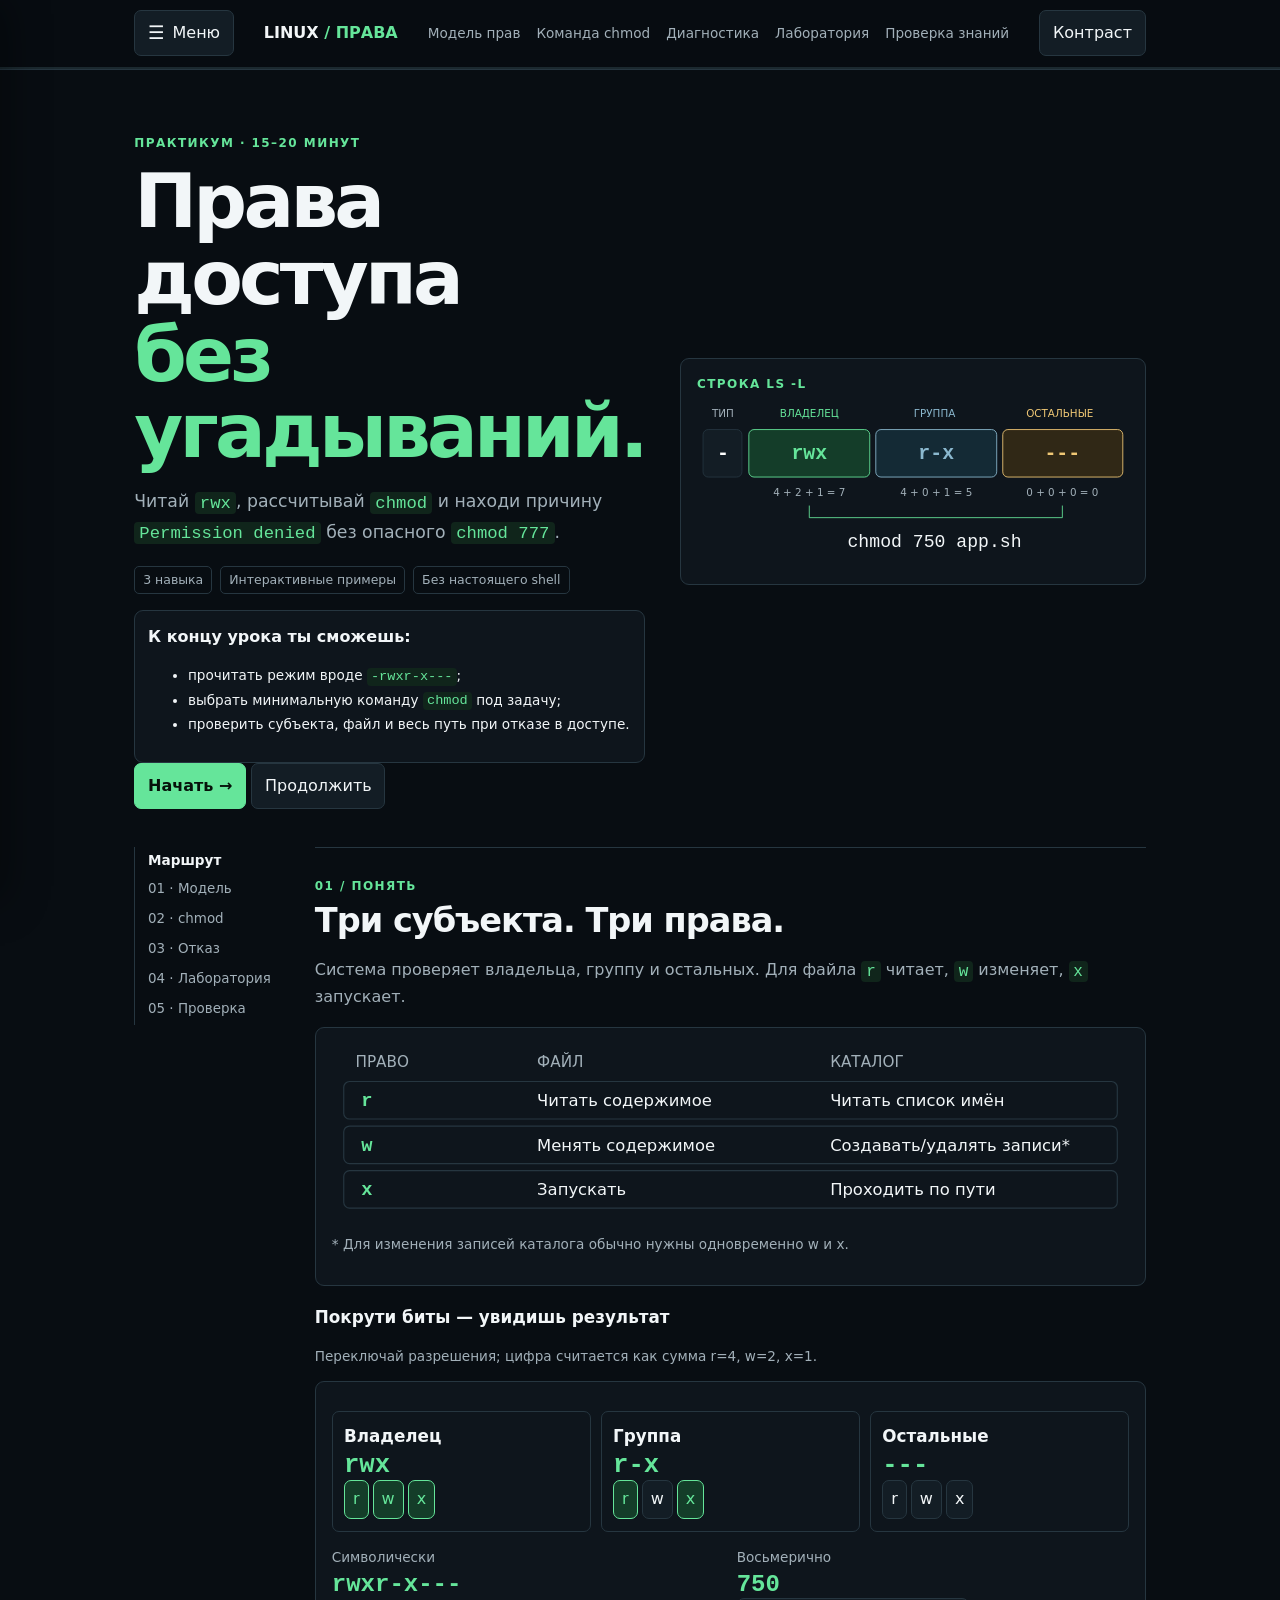
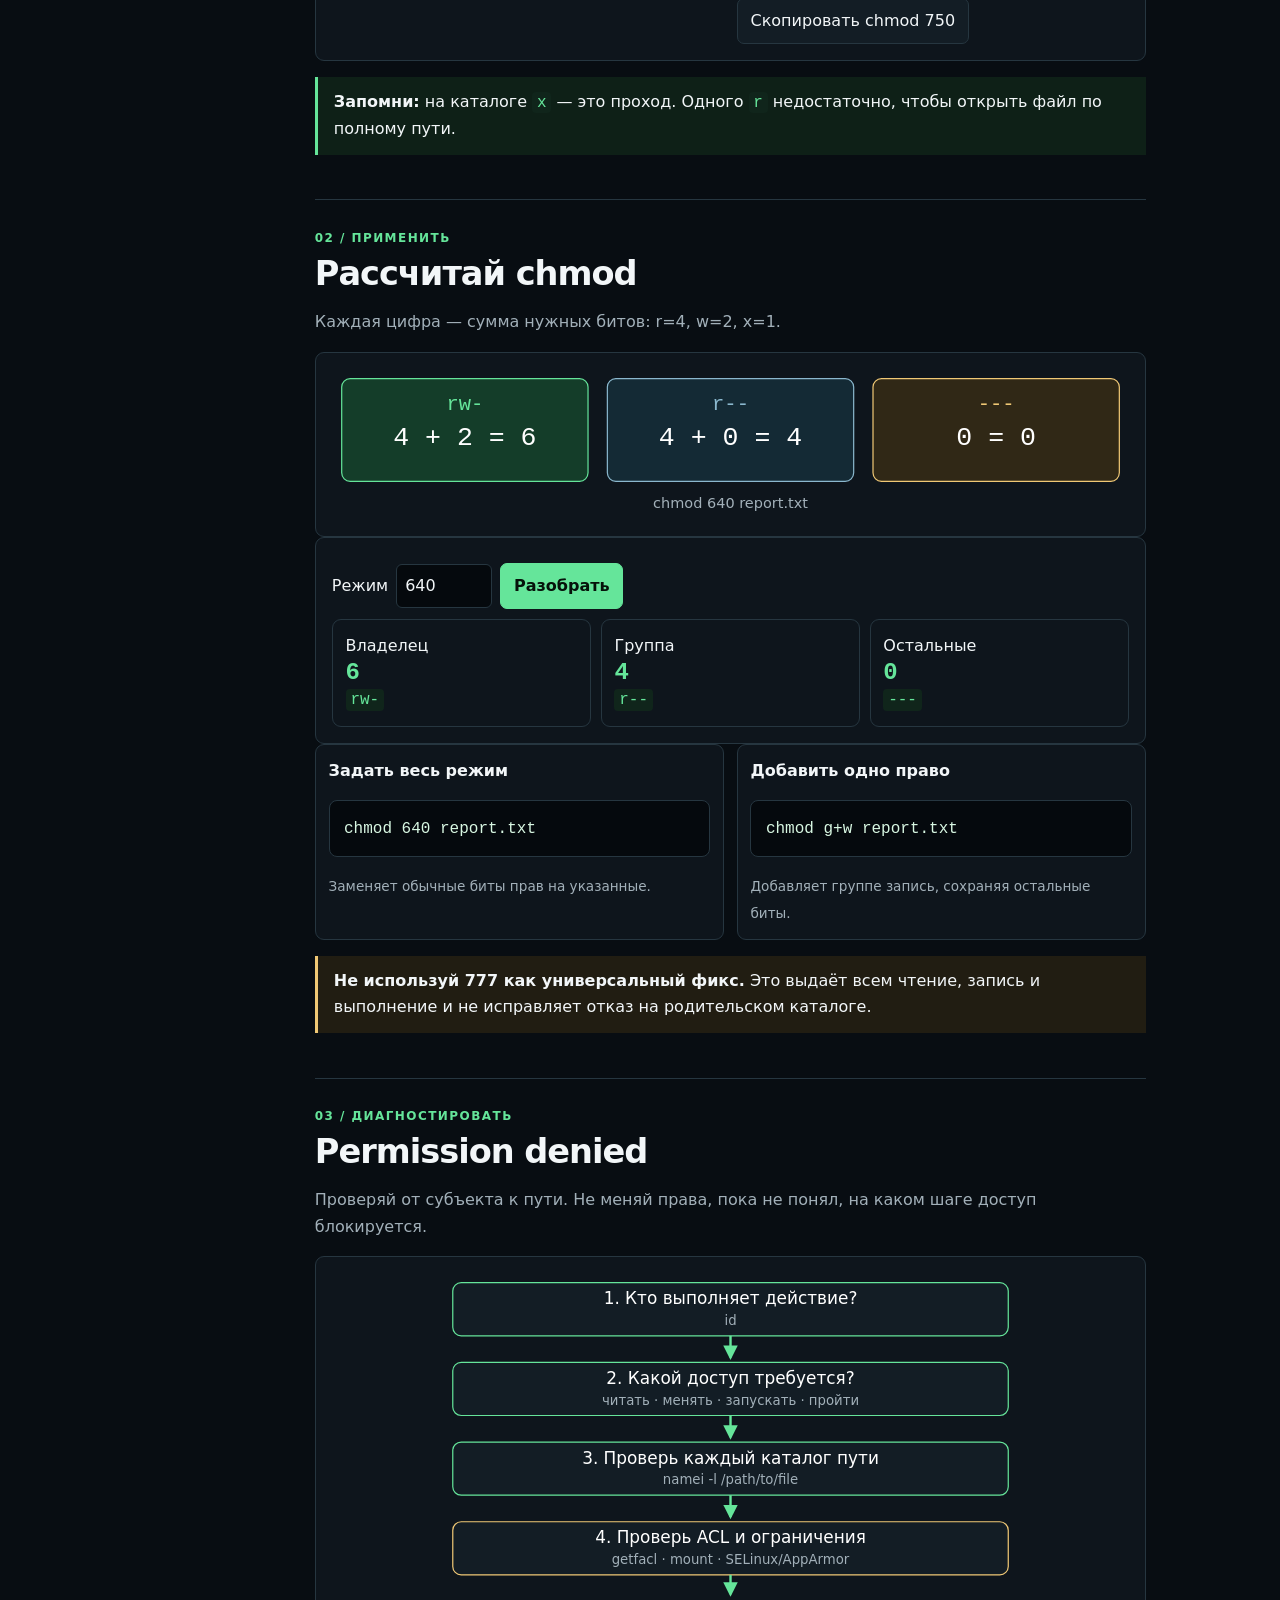
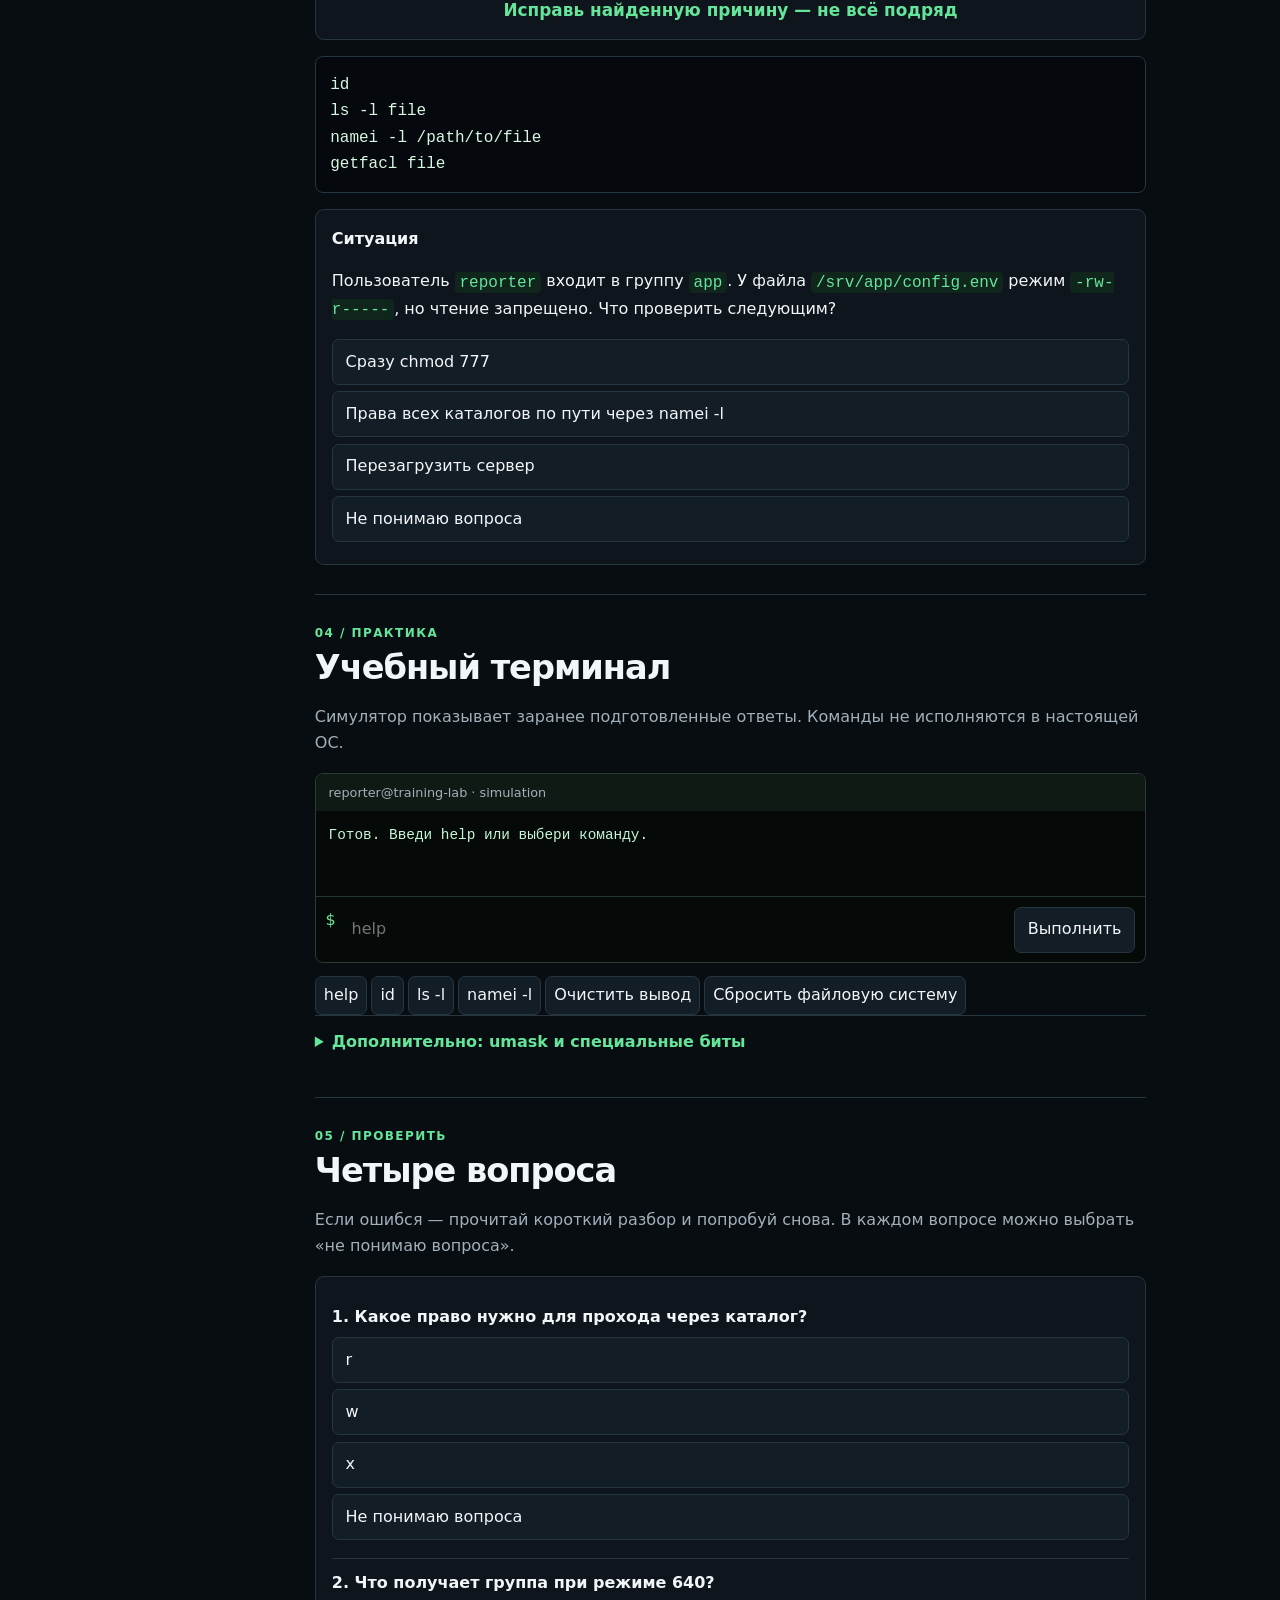
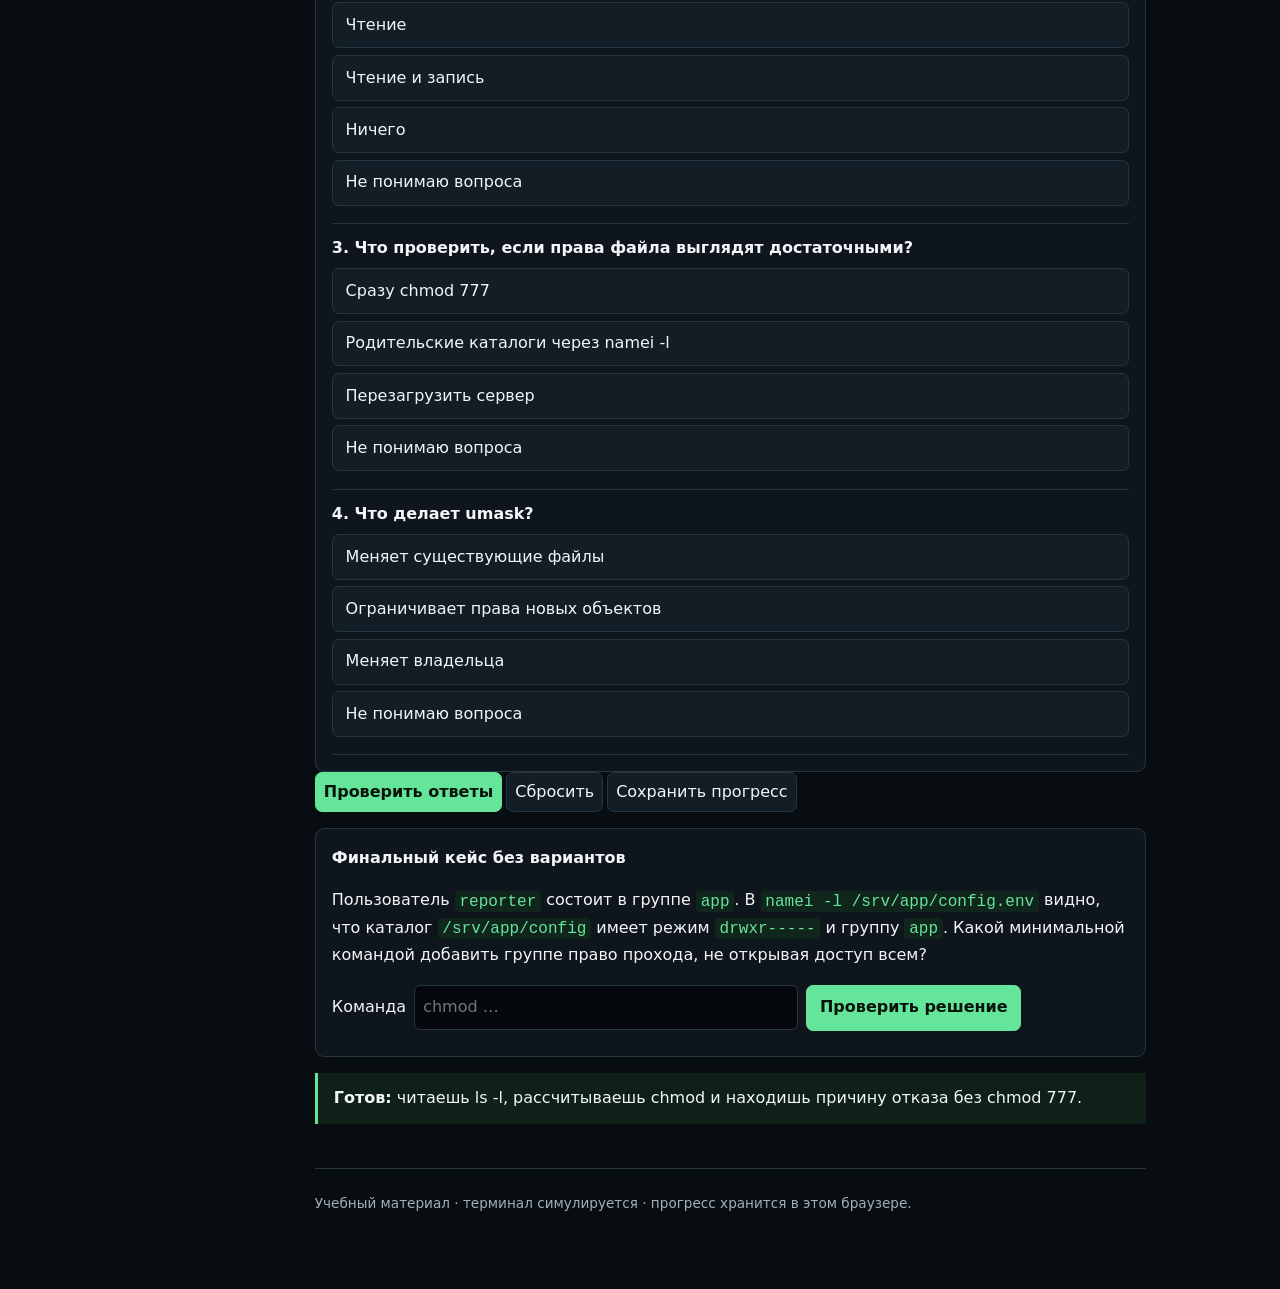
<file: web-lessons/linux-permissions/index.html>
<!doctype html>
<html lang="ru"><head><meta charset="utf-8"><meta name="viewport" content="width=device-width,initial-scale=1"><meta name="theme-color" content="#080d12"><meta name="description" content="Короткий интерактивный практикум по правам доступа Linux."><title>Права доступа Linux — практикум</title>
<style>
:root{color-scheme:dark;--bg:#080d12;--panel:#0e151c;--panel2:#131d25;--line:#263640;--text:#f2f6f8;--muted:#a2b0b9;--green:#65e59a;--greenbg:#143d29;--blue:#8bb8ce;--amber:#f0c875;--red:#ff8b8b;--max:1050px}*{box-sizing:border-box}html{scroll-behavior:smooth;scroll-padding-top:75px}body{margin:0;background:var(--bg);color:var(--text);font:16px/1.65 system-ui,-apple-system,"Segoe UI",sans-serif}a{color:var(--green)}button,input{font:inherit}button{cursor:pointer;background:var(--panel2);border:1px solid var(--line);border-radius:7px;padding:.55rem .8rem;color:var(--text)}button:hover{border-color:var(--green)}button:focus-visible,a:focus-visible,input:focus-visible{outline:2px solid var(--green);outline-offset:3px}code,pre,.mono{font-family:ui-monospace,SFMono-Regular,Consolas,monospace}code{color:var(--green);background:#10251b;padding:.1em .3em;border-radius:4px}pre{overflow:auto;padding:.9rem;background:#05090d;border:1px solid var(--line);border-radius:8px;color:#d8f7e2}.wrap{max-width:var(--max);margin:auto;padding:0 1.2rem 4rem}header{position:sticky;top:0;z-index:5;background:#080d12ed;border-bottom:1px solid var(--line);backdrop-filter:blur(12px)}.bar{max-width:var(--max);margin:auto;padding:.65rem 1.2rem;display:flex;justify-content:space-between;align-items:center;gap:1rem}.brand{font-weight:800}.brand span,.label{color:var(--green)}nav{display:flex;gap:1rem;font-size:.85rem}nav a{text-decoration:none;color:var(--muted)}.lesson-switch{display:flex;align-items:center;min-width:0}.lesson-switch select{max-width:220px;width:100%;min-width:0;background:var(--panel2);color:var(--text);border:1px solid var(--line);border-radius:7px;padding:.5rem;font:inherit;font-size:.82rem}.lesson-switch select:hover{border-color:var(--green)}.sr-only{position:absolute;width:1px;height:1px;padding:0;margin:-1px;overflow:hidden;clip:rect(0,0,0,0);white-space:nowrap;border:0}.progress{height:2px;background:#1b292f}.progress span{display:block;height:100%;width:0;background:var(--green)}.hero{padding:4rem 0 2.4rem;display:grid;grid-template-columns:1fr 1fr;gap:2.2rem;align-items:center}.label{font-size:.75rem;text-transform:uppercase;letter-spacing:.12em;font-weight:800}.hero h1{font-size:clamp(2.6rem,6vw,4.7rem);line-height:1.02;letter-spacing:-.05em;margin:.6rem 0 1rem}.hero p,.muted,.lead{color:var(--muted)}.hero p{font-size:1.08rem}.chips{display:flex;gap:.5rem;flex-wrap:wrap;margin:1rem 0}.chips span{font-size:.78rem;color:var(--muted);border:1px solid var(--line);padding:.2rem .5rem;border-radius:5px}.primary{background:var(--green);border-color:var(--green);color:#06120a;font-weight:800}.art,.panel,.tile,.visual{background:var(--panel);border:1px solid var(--line);border-radius:9px;padding:1rem}.art svg,.visual svg{width:100%;height:auto;display:block}.layout{display:grid;grid-template-columns:155px minmax(0,1fr);gap:1.6rem}.toc{position:sticky;top:75px;align-self:start;border-left:1px solid var(--line);padding-left:.8rem}.toc a{display:block;text-decoration:none;color:var(--muted);font-size:.84rem;padding:.25rem 0}.toc strong{font-size:.85rem}.section{padding:1.8rem 0;border-top:1px solid var(--line)}.section h2{font-size:clamp(1.55rem,3vw,2.1rem);line-height:1.15;letter-spacing:-.03em;margin:.35rem 0 .65rem}.section h3{font-size:1.05rem;margin:1.1rem 0 .35rem}.grid2{display:grid;grid-template-columns:1fr 1fr;gap:.8rem}.grid3{display:grid;grid-template-columns:repeat(3,1fr);gap:.6rem}.tile{padding:.8rem}.tile p{margin:.35rem 0}.small{font-size:.85rem}.callout{padding:.75rem 1rem;border-left:3px solid var(--green);background:#0e2017;margin:1rem 0}.warn{border-color:var(--amber);background:#211d12}.permgrid{display:grid;grid-template-columns:repeat(3,1fr);gap:.65rem;margin:.8rem 0}.permclass{padding:.7rem;border:1px solid var(--line);border-radius:7px}.permclass h3{margin:0}.bits{font:800 1.6rem ui-monospace,monospace;color:var(--green)}.toggles{display:flex;gap:.25rem}.toggles button{padding:.35rem .5rem}.toggles button[aria-pressed=true]{background:var(--greenbg);border-color:var(--green);color:var(--green)}.output{font:800 1.5rem ui-monospace,monospace;color:var(--green)}.field{display:flex;gap:.5rem;align-items:center;flex-wrap:wrap;margin:.6rem 0}input{background:#05090d;color:var(--text);border:1px solid var(--line);border-radius:6px;padding:.5rem;width:6rem}.term{background:#050907;border:1px solid #2a3c34;border-radius:8px;overflow:hidden;margin:.8rem 0}.termbar{background:#101a15;padding:.5rem .8rem;color:var(--muted);font-size:.8rem}.termout{padding:.8rem;min-height:85px;white-space:pre-wrap;overflow-wrap:anywhere;color:#c5f7d7;font: .9rem/1.6 ui-monospace,monospace}.termform{display:flex;gap:.5rem;padding:.6rem;border-top:1px solid #26372d}.termform span{color:var(--green)}.termform input{width:auto;flex:1;border:0;background:transparent}.choice{display:block;text-align:left;width:100%;margin:.4rem 0}.good{border-color:var(--green)!important;background:var(--greenbg)!important}.bad{border-color:var(--red)!important}.feedback{background:var(--panel2);padding:.65rem;margin-top:.5rem;border-radius:6px}.hidden{display:none!important}details{border-top:1px solid var(--line);padding:.8rem 0}summary{cursor:pointer;color:var(--green);font-weight:700}footer{border-top:1px solid var(--line);padding:1.4rem 0;color:var(--muted);font-size:.85rem}@media(max-width:740px){.hero{grid-template-columns:1fr;padding:2.5rem 0 1.5rem}.layout{grid-template-columns:1fr}.toc{position:static;display:flex;gap:.8rem;overflow:auto;border:1px solid var(--line);padding:.5rem;border-radius:6px}.toc strong{display:none}.toc a{white-space:nowrap} .section-nav{display:none}.lesson-switch{flex:1;justify-content:center}.lesson-switch select{max-width:190px}.bar{gap:.45rem;padding:.55rem .65rem}.brand{font-size:.88rem}#themeBtn{padding:.45rem .55rem;font-size:.8rem}}@media(max-width:480px){.wrap{padding:0 .85rem 3rem}.grid2,.grid3,.permgrid{grid-template-columns:1fr}.hero h1{font-size:2.7rem}.section{padding:1.3rem 0}}@media(prefers-reduced-motion:reduce){*{scroll-behavior:auto!important;transition:none!important}}@media print{body{background:white;color:#111}.bar,.toc,button,.termform{display:none!important}.layout{display:block}.hero{display:block}.art{display:none}.section{break-inside:avoid}}

/* Left navigation drawer */
.menu-trigger{display:inline-flex;align-items:center;gap:.5rem;white-space:nowrap}
.menu-trigger .menu-icon{font-size:1.15rem;line-height:1}
.drawer-backdrop{position:fixed;inset:0;z-index:20;background:#0009;opacity:0;visibility:hidden;transition:opacity .2s,visibility .2s}
.lesson-drawer{position:fixed;z-index:21;inset:0 auto 0 0;width:min(340px,88vw);overflow-y:auto;background:var(--panel);border-right:1px solid var(--line);padding:1rem;transform:translateX(-102%);transition:transform .22s ease;box-shadow:12px 0 40px #0006}
body.drawer-open .drawer-backdrop{opacity:1;visibility:visible}
body.drawer-open .lesson-drawer{transform:translateX(0)}
body.drawer-open{overflow:hidden}
.drawer-head{display:flex;align-items:center;justify-content:space-between;gap:1rem;padding-bottom:1rem;border-bottom:1px solid var(--line)}
.drawer-title{font-weight:800;font-size:1.05rem}
.drawer-group{padding:1rem 0;border-bottom:1px solid var(--line)}
.drawer-group h2{font-size:.72rem;letter-spacing:.12em;text-transform:uppercase;color:var(--muted);margin:0 0 .6rem}
.drawer-link{display:block;padding:.65rem .7rem;margin:.15rem 0;border-radius:7px;text-decoration:none;color:var(--text);border:1px solid transparent}
.drawer-link:hover,.drawer-link:focus-visible{background:var(--panel2);border-color:var(--line)}
.drawer-link.current{color:var(--green);background:var(--greenbg);border-color:#276746}
.drawer-hint{font-size:.8rem;color:var(--muted);margin:.8rem 0}
@media(max-width:740px){.bar{justify-content:flex-start}.brand{flex:1}.section-nav,.lesson-switch{display:none!important}.menu-trigger{padding:.45rem .6rem;font-size:.85rem}}
@media(prefers-reduced-motion:reduce){.lesson-drawer,.drawer-backdrop{transition:none}}
</style></head><body>
<header><div class="bar"><button class="menu-trigger" id="openLessonMenu" type="button" aria-controls="lessonDrawer" aria-expanded="false"><span class="menu-icon" aria-hidden="true">☰</span><span>Меню</span></button><div class="brand">LINUX <span>/ ПРАВА</span></div><nav class="section-nav"><a href="#model">Модель прав</a><a href="#chmod">Команда chmod</a><a href="#diagnosis">Диагностика</a><a href="#lab">Лаборатория</a><a href="#quiz">Проверка знаний</a></nav><button id="themeBtn">Контраст</button></div><div class="progress"><span id="progressBar"></span></div></header>
<div class="drawer-backdrop" id="drawerBackdrop" aria-hidden="true"></div>
<aside class="lesson-drawer" id="lessonDrawer" role="dialog" aria-modal="true" aria-label="Навигация по курсу" aria-hidden="true">
  <div class="drawer-head"><div class="drawer-title">Навигация по курсу</div><button id="closeLessonMenu" type="button" aria-label="Закрыть меню">✕</button></div>
  <div class="drawer-group"><h2>Уроки Linux</h2>
    <a class="drawer-link current" href="/handover-devops-besit/web-lessons/linux-permissions/?nav=drawer20261021" aria-current="page">01 · Права доступа</a>
    <a class="drawer-link " href="/handover-devops-besit/web-lessons/linux-filesystems/?nav=drawer20261021" >02 · Файловые системы и монтирование</a>
  </div>
  <div class="drawer-group"><h2>Разделы этого урока</h2>
    <a class="drawer-link" href="#model">Модель прав</a>
    <a class="drawer-link" href="#chmod">Команда chmod</a>
    <a class="drawer-link" href="#diagnosis">Диагностика</a>
    <a class="drawer-link" href="#lab">Лаборатория</a>
    <a class="drawer-link" href="#quiz">Проверка знаний</a>
  </div>
  <p class="drawer-hint">Выбери урок или перейди прямо к нужному разделу. Меню закрывается по Escape или нажатием вне панели.</p>
</aside>
<div class="wrap"><section class="hero"><div><div class="label">Практикум · 15–20 минут</div><h1>Права доступа<br><span style="color:var(--green)">без угадываний.</span></h1><p>Читай <code>rwx</code>, рассчитывай <code>chmod</code> и находи причину <code>Permission denied</code> без опасного <code>chmod 777</code>.</p><div class="chips"><span>3 навыка</span><span>Интерактивные примеры</span><span>Без настоящего shell</span></div><div class="tile"><strong>К концу урока ты сможешь:</strong><ul class="small"><li>прочитать режим вроде <code>-rwxr-x---</code>;</li><li>выбрать минимальную команду <code>chmod</code> под задачу;</li><li>проверить субъекта, файл и весь путь при отказе в доступе.</li></ul></div><a href="#model"><button class="primary">Начать →</button></a> <button id="resumeBtn">Продолжить</button></div>
<div class="art"><div class="label">Строка ls -l</div><svg viewBox="0 0 500 200" role="img" aria-label="Структура прав rwx"><g font-size="12" text-anchor="middle"><text x="30" y="25" fill="#a2b0b9">ТИП</text><text x="130" y="25" fill="#65e59a">ВЛАДЕЛЕЦ</text><text x="275" y="25" fill="#8bb8ce">ГРУППА</text><text x="420" y="25" fill="#f0c875">ОСТАЛЬНЫЕ</text></g><g><rect x="7" y="40" width="45" height="55" rx="6" fill="#131d25" stroke="#263640"/><rect x="60" y="40" width="140" height="55" rx="6" fill="#143d29" stroke="#65e59a"/><rect x="207" y="40" width="140" height="55" rx="6" fill="#142a35" stroke="#8bb8ce"/><rect x="354" y="40" width="139" height="55" rx="6" fill="#302816" stroke="#f0c875"/></g><g font-family="monospace" font-size="23" font-weight="700" text-anchor="middle"><text x="30" y="74" fill="#fff">-</text><text x="130" y="74" fill="#65e59a">rwx</text><text x="277" y="74" fill="#8bb8ce">r-x</text><text x="423" y="74" fill="#f0c875">---</text></g><g fill="#a2b0b9" font-size="12" text-anchor="middle"><text x="130" y="117">4 + 2 + 1 = 7</text><text x="277" y="117">4 + 0 + 1 = 5</text><text x="423" y="117">0 + 0 + 0 = 0</text></g><path d="M130 128v14h293v-14" stroke="#65e59a" fill="none"/><text x="275" y="176" fill="#f2f6f8" text-anchor="middle" font-family="monospace" font-size="21">chmod 750 app.sh</text></svg></div></section>
<div class="layout"><aside class="toc"><strong>Маршрут</strong><a href="#model">01 · Модель</a><a href="#chmod">02 · chmod</a><a href="#diagnosis">03 · Отказ</a><a href="#lab">04 · Лаборатория</a><a href="#quiz">05 · Проверка</a></aside><main>
<section class="section" id="model"><div class="label">01 / Понять</div><h2>Три субъекта. Три права.</h2><p class="lead">Система проверяет владельца, группу и остальных. Для файла <code>r</code> читает, <code>w</code> изменяет, <code>x</code> запускает.</p>
<div class="visual"><svg viewBox="0 0 680 150" role="img" aria-label="r чтение, w запись, x выполнение"><g font-size="13" fill="#a2b0b9"><text x="20" y="20">ПРАВО</text><text x="175" y="20">ФАЙЛ</text><text x="425" y="20">КАТАЛОГ</text></g><g><rect x="10" y="32" width="660" height="32" rx="5" fill="#0e151c" stroke="#263640"/><rect x="10" y="70" width="660" height="32" rx="5" fill="#0e151c" stroke="#263640"/><rect x="10" y="108" width="660" height="32" rx="5" fill="#0e151c" stroke="#263640"/></g><g font-family="monospace" font-size="16" font-weight="700" fill="#65e59a"><text x="25" y="53">r</text><text x="25" y="91">w</text><text x="25" y="129">x</text></g><g fill="#f2f6f8" font-size="14"><text x="175" y="53">Читать содержимое</text><text x="175" y="91">Менять содержимое</text><text x="175" y="129">Запускать</text><text x="425" y="53">Читать список имён</text><text x="425" y="91">Создавать/удалять записи*</text><text x="425" y="129">Проходить по пути</text></g></svg><p class="small muted">* Для изменения записей каталога обычно нужны одновременно w и x.</p></div>
<h3>Покрути биты — увидишь результат</h3><p class="small muted">Переключай разрешения; цифра считается как сумма r=4, w=2, x=1.</p>
<div class="panel"><div class="permgrid" id="permEditor"><div class="permclass" data-class="u"><h3>Владелец</h3><div class="bits" id="bits-u">rwx</div><div class="toggles"><button data-bit="r" aria-pressed="true">r</button><button data-bit="w" aria-pressed="true">w</button><button data-bit="x" aria-pressed="true">x</button></div></div><div class="permclass" data-class="g"><h3>Группа</h3><div class="bits" id="bits-g">r-x</div><div class="toggles"><button data-bit="r" aria-pressed="true">r</button><button data-bit="w" aria-pressed="false">w</button><button data-bit="x" aria-pressed="true">x</button></div></div><div class="permclass" data-class="o"><h3>Остальные</h3><div class="bits" id="bits-o">---</div><div class="toggles"><button data-bit="r" aria-pressed="false">r</button><button data-bit="w" aria-pressed="false">w</button><button data-bit="x" aria-pressed="false">x</button></div></div></div><div class="grid2"><div><span class="muted small">Символически</span><div id="symbolic" class="output">rwxr-x---</div></div><div><span class="muted small">Восьмерично</span><div id="octal" class="output">750</div><button id="copyChmod">Скопировать chmod 750</button></div></div></div>
<div class="callout"><strong>Запомни:</strong> на каталоге <code>x</code> — это проход. Одного <code>r</code> недостаточно, чтобы открыть файл по полному пути.</div></section>
<section class="section" id="chmod"><div class="label">02 / Применить</div><h2>Рассчитай chmod</h2><p class="lead">Каждая цифра — сумма нужных битов: r=4, w=2, x=1.</p><div class="visual"><svg viewBox="0 0 660 125" role="img" aria-label="Сумма битов для режима 640"><g text-anchor="middle" font-family="monospace"><rect x="8" y="8" width="204" height="85" rx="7" fill="#143d29" stroke="#65e59a"/><rect x="228" y="8" width="204" height="85" rx="7" fill="#142a35" stroke="#8bb8ce"/><rect x="448" y="8" width="204" height="85" rx="7" fill="#302816" stroke="#f0c875"/><g fill="#65e59a" font-size="17"><text x="110" y="34">rw-</text><text x="110" y="63" fill="#fff" font-size="22">4 + 2 = 6</text></g><g fill="#8bb8ce" font-size="17"><text x="330" y="34">r--</text><text x="330" y="63" fill="#fff" font-size="22">4 + 0 = 4</text></g><g fill="#f0c875" font-size="17"><text x="550" y="34">---</text><text x="550" y="63" fill="#fff" font-size="22">0 = 0</text></g></g><text x="330" y="115" fill="#a2b0b9" text-anchor="middle" font-size="12">chmod 640 report.txt</text></svg></div><div class="panel"><div class="field"><label for="modeInput">Режим</label><input id="modeInput" value="640" inputmode="numeric" maxlength="3"><button id="modeCalc" class="primary">Разобрать</button></div><div id="modeResult" aria-live="polite"><div class="grid3"><div class="tile">Владелец <div class="output">6</div><code>rw-</code></div><div class="tile">Группа <div class="output">4</div><code>r--</code></div><div class="tile">Остальные <div class="output">0</div><code>---</code></div></div></div></div><div class="grid2"><div class="tile"><strong>Задать весь режим</strong><pre>chmod 640 report.txt</pre><span class="small muted">Заменяет обычные биты прав на указанные.</span></div><div class="tile"><strong>Добавить одно право</strong><pre>chmod g+w report.txt</pre><span class="small muted">Добавляет группе запись, сохраняя остальные биты.</span></div></div><div class="callout warn"><strong>Не используй 777 как универсальный фикс.</strong> Это выдаёт всем чтение, запись и выполнение и не исправляет отказ на родительском каталоге.</div></section>
<section class="section" id="diagnosis"><div class="label">03 / Диагностировать</div><h2>Permission denied</h2><p class="lead">Проверяй от субъекта к пути. Не меняй права, пока не понял, на каком шаге доступ блокируется.</p><div class="visual"><svg viewBox="0 0 660 290" role="img" aria-label="Четыре шага диагностики"><defs><marker id="arr" markerWidth="7" markerHeight="7" refX="5" refY="3" orient="auto"><path d="M0 0L6 3L0 6" fill="#65e59a"/></marker></defs><g font-size="14" text-anchor="middle"><rect x="100" y="8" width="460" height="44" rx="7" fill="#131d25" stroke="#65e59a"/><text x="330" y="26" fill="#fff">1. Кто выполняет действие?</text><text x="330" y="43" fill="#a2b0b9" font-size="11">id</text><path d="M330 52v18" stroke="#65e59a" stroke-width="2" marker-end="url(#arr)"/><rect x="100" y="74" width="460" height="44" rx="7" fill="#131d25" stroke="#65e59a"/><text x="330" y="92" fill="#fff">2. Какой доступ требуется?</text><text x="330" y="109" fill="#a2b0b9" font-size="11">читать · менять · запускать · пройти</text><path d="M330 118v18" stroke="#65e59a" stroke-width="2" marker-end="url(#arr)"/><rect x="100" y="140" width="460" height="44" rx="7" fill="#131d25" stroke="#65e59a"/><text x="330" y="158" fill="#fff">3. Проверь каждый каталог пути</text><text x="330" y="175" fill="#a2b0b9" font-size="11">namei -l /path/to/file</text><path d="M330 184v18" stroke="#65e59a" stroke-width="2" marker-end="url(#arr)"/><rect x="100" y="206" width="460" height="44" rx="7" fill="#131d25" stroke="#f0c875"/><text x="330" y="224" fill="#fff">4. Проверь ACL и ограничения</text><text x="330" y="241" fill="#a2b0b9" font-size="11">getfacl · mount · SELinux/AppArmor</text><path d="M330 250v16" stroke="#65e59a" stroke-width="2" marker-end="url(#arr)"/><text x="330" y="284" fill="#65e59a" font-weight="700">Исправь найденную причину — не всё подряд</text></g></svg></div><pre>id
ls -l file
namei -l /path/to/file
getfacl file</pre><div class="panel" id="diagQuiz"><strong>Ситуация</strong><p>Пользователь <code>reporter</code> входит в группу <code>app</code>. У файла <code>/srv/app/config.env</code> режим <code>-rw-r-----</code>, но чтение запрещено. Что проверить следующим?</p><button class="choice" data-answer="a">Сразу chmod 777</button><button class="choice" data-answer="b">Права всех каталогов по пути через namei -l</button><button class="choice" data-answer="c">Перезагрузить сервер</button><button class="choice" data-answer="d">Не понимаю вопроса</button><div id="diagFeedback" class="feedback hidden" aria-live="polite"></div></div></section>
<section class="section" id="lab"><div class="label">04 / Практика</div><h2>Учебный терминал</h2><p class="lead">Симулятор показывает заранее подготовленные ответы. Команды не исполняются в настоящей ОС.</p><div class="term"><div class="termbar">reporter@training-lab · simulation</div><div id="termOut" class="termout" aria-live="polite">Готов. Введи help или выбери команду.</div><form id="termForm" class="termform"><span>$</span><input id="termInput" autocomplete="off" spellcheck="false" aria-label="Команда симулятора" placeholder="help"><button type="submit">Выполнить</button></form></div><div class="toggles"><button class="termPreset" data-cmd="help">help</button><button class="termPreset" data-cmd="id">id</button><button class="termPreset" data-cmd="ls -l report.txt">ls -l</button><button class="termPreset" data-cmd="namei -l /srv/app/config.env">namei -l</button><button id="termClear">Очистить вывод</button><button id="termReset">Сбросить файловую систему</button></div>
<details><summary>Дополнительно: umask и специальные биты</summary><p class="muted small">Этот блок можно пропустить при первом проходе.</p><div class="grid2"><div class="tile"><strong>Общий каталог</strong><p class="small muted">SGID помогает наследовать группу; sticky bit ограничивает удаление чужих записей.</p><pre>chmod 2775 shared/
chmod +t shared/</pre></div><div class="tile"><strong>Калькулятор umask</strong><p class="small muted">Маска ограничивает права новых объектов, а не меняет существующие.</p><div class="field"><label for="umaskInput">Маска</label><input id="umaskInput" value="027" maxlength="3"><button id="umaskCalc">Посчитать</button></div><div id="umaskOut" class="small"></div></div></div></details></section>
<section class="section" id="quiz"><div class="label">05 / Проверить</div><h2>Четыре вопроса</h2><p class="lead">Если ошибся — прочитай короткий разбор и попробуй снова. В каждом вопросе можно выбрать «не понимаю вопроса».</p><div id="quizBox" class="panel"></div><div class="toggles"><button id="quizCheck" class="primary">Проверить ответы</button><button id="quizReset">Сбросить</button><button id="saveProgress">Сохранить прогресс</button></div><p id="quizResult" aria-live="polite" class="muted"></p><p id="saveStatus" aria-live="polite" class="small muted"></p><div class="panel" id="finalCase"><strong>Финальный кейс без вариантов</strong><p>Пользователь <code>reporter</code> состоит в группе <code>app</code>. В <code>namei -l /srv/app/config.env</code> видно, что каталог <code>/srv/app/config</code> имеет режим <code>drwxr-----</code> и группу <code>app</code>. Какой минимальной командой добавить группе право прохода, не открывая доступ всем?</p><div class="field"><label for="finalAnswer">Команда</label><input id="finalAnswer" style="width:min(100%,24rem)" placeholder="chmod …" autocomplete="off" spellcheck="false"><button id="finalCheck" class="primary">Проверить решение</button></div><p id="finalFeedback" class="feedback hidden" aria-live="polite"></p></div><div class="callout"><strong>Готов:</strong> читаешь ls -l, рассчитываешь chmod и находишь причину отказа без chmod 777.</div></section>
<footer>Учебный материал · терминал симулируется · прогресс хранится в этом браузере.</footer></main></div></div>
<script>
(()=>{"use strict";const $=id=>document.getElementById(id);const groups={u:{r:true,w:true,x:true},g:{r:true,w:false,x:true},o:{r:false,w:false,x:false}},weights={r:4,w:2,x:1};
function renderPerm(){let sym="",oct="";for(const k of ["u","g","o"]){let n=0,s="";for(const b of ["r","w","x"]){const on=groups[k][b];s+=on?b:"-";if(on)n+=weights[b]}sym+=s;oct+=n;$("bits-"+k).textContent=s;document.querySelectorAll('[data-class="'+k+'"] button').forEach(b=>b.setAttribute("aria-pressed",String(groups[k][b.dataset.bit])))}$("symbolic").textContent=sym;$("octal").textContent=oct;$("copyChmod").textContent="Скопировать chmod "+oct}
$("permEditor").addEventListener("click",e=>{const b=e.target.closest("button[data-bit]");if(!b)return;groups[b.closest("[data-class]").dataset.class][b.dataset.bit]=!groups[b.closest("[data-class]").dataset.class][b.dataset.bit];renderPerm()});
$("copyChmod").addEventListener("click",async()=>{const t="chmod "+$("octal").textContent+" app.sh";try{await navigator.clipboard.writeText(t);$("copyChmod").textContent="Скопировано"}catch(e){$("copyChmod").textContent=t}});
function calcMode(){const s=$("modeInput").value.trim();if(!/^[0-7]{3}$/.test(s)){$("modeResult").textContent="Введи три цифры от 0 до 7.";return}const names=["Владелец","Группа","Остальные"],letters=["r","w","x"];const vals=s.split("").map((c,i)=>({name:names[i],n:+c,s:letters.map((b,j)=>(+c&[4,2,1][j])?b:"-").join("")}));$("modeResult").innerHTML='<div class="grid3">'+vals.map(v=>'<div class="tile">'+v.name+'<div class="output">'+v.n+'</div><code>'+v.s+'</code></div>').join("")+'</div><p class="muted small">'+s+' → '+vals.map(v=>v.s).join("")+'</p>'}
$("modeCalc").addEventListener("click",calcMode);$("modeInput").addEventListener("keydown",e=>{if(e.key==="Enter")calcMode()});
$("diagQuiz").addEventListener("click",e=>{const b=e.target.closest("button[data-answer]");if(!b)return;const ok=b.dataset.answer==="b";$("diagFeedback").classList.remove("hidden");$("diagFeedback").textContent=ok?"Верно: проверь каждый компонент пути с namei -l, затем ACL и дополнительные ограничения.":"Не меняй права наугад. Сначала найди каталог, где нет права прохода x.";document.querySelectorAll("#diagQuiz button").forEach(x=>x.classList.remove("good","bad"));b.classList.add(ok?"good":"bad")});
const vfs={"report.txt":{mode:0o640,owner:"deploy",group:"app",size:1842},"config.env":{mode:0o640,owner:"deploy",group:"app",size:512}};let configDirMode=0o740;
const termHelp="Команды: id · ls -l report.txt · namei -l /srv/app/config.env · getfacl report.txt · chmod 640 report.txt · chmod g+x /srv/app/config · clear. Изменения происходят только в учебной файловой системе.";
function modeString(n){return [[0o400,0o200,0o100],[0o040,0o020,0o010],[0o004,0o002,0o001]].map((bits,i)=>bits.map((bit,j)=>(n&bit)?["r","w","x"][j]:"-").join("")).join("")}
function modeOctal(n){return (n&0o777).toString(8).padStart(3,"0")}
function runTerm(c){c=c.trim().replace(/\s+/g," ");if(!c)return;let out="";
if(c==="clear"){$("termOut").textContent="";return}
if(c==="help"){out=termHelp}
else if(c==="id"){out="uid=1002(reporter) gid=1002(reporter) groups=1002(reporter),1200(app)"}
else if(c==="ls -l report.txt"||c==="ls -l config.env"){const name=c.endsWith("config.env")?"config.env":"report.txt",f=vfs[name];out="-"+modeString(f.mode)+" 1 "+f.owner+" "+f.group+" "+f.size+" Oct 21 09:20 "+name+"  (режим "+modeOctal(f.mode)+")"}
else if(c==="getfacl report.txt"||c==="getfacl config.env"){const name=c.endsWith("config.env")?"config.env":"report.txt",f=vfs[name],m=modeString(f.mode);out="# file: "+name+"\n# owner: "+f.owner+"\n# group: "+f.group+"\nuser::"+m.slice(0,3)+"\ngroup::"+m.slice(3,6)+"\nother::"+m.slice(6,9)}
else if(c==="namei -l /srv/app/config.env"){out="f: /srv/app/config.env\ndrwxr-xr-x root root /\ndrwxr-xr-x root root srv\ndrwxr-x--- deploy app app\n"+((configDirMode&0o010)?"drwxr-x---":"drwxr-----")+" deploy app config\n-"+modeString(vfs["config.env"].mode)+" deploy app config.env\n"+((configDirMode&0o010)?"Путь проходим для группы app.":"ОШИБКА: группе app не хватает x на каталоге config.")}
else{const dir=c.match(/^chmod\s+g\+x\s+\/?srv\/app\/config$/);const m=c.match(/^chmod\s+([0-7]{3})\s+(report\.txt|config\.env)$/);if(dir){configDirMode|=0o010;out="Группе app добавлено право прохода x на каталоге config.\nПроверь результат: namei -l /srv/app/config.env"}else if(m){const name=m[2];vfs[name].mode=parseInt(m[1],8);out="Режим "+name+" изменён в симуляторе на "+m[1]+".\nПроверь результат: ls -l "+name}else{out="Команда не поддерживается. Введи help. Ничего не изменено."}}
$("termOut").textContent+=($("termOut").textContent?"\n":"")+"$ "+c+"\n"+out;$("termOut").scrollTop=$("termOut").scrollHeight}
$("termForm").addEventListener("submit",e=>{e.preventDefault();runTerm($("termInput").value);$("termInput").value=""});document.querySelectorAll(".termPreset").forEach(b=>b.addEventListener("click",()=>runTerm(b.dataset.cmd)));$("termClear").addEventListener("click",()=>$("termOut").textContent="Терминал очищен.");$("termReset").addEventListener("click",()=>{vfs["report.txt"].mode=0o640;vfs["config.env"].mode=0o640;configDirMode=0o740;$("termOut").textContent="Виртуальная файловая система сброшена. Введи help."});
function umaskCalc(){const s=$("umaskInput").value.trim();if(!/^[0-7]{1,3}$/.test(s)){$("umaskOut").textContent="Пример маски: 027";return}const m=parseInt(s,8),apply=n=>(n&(~m&0o777)).toString(8).padStart(3,"0");$("umaskOut").innerHTML='Файл: <code>'+apply(0o666)+'</code><br>Каталог: <code>'+apply(0o777)+'</code>'}$("umaskCalc").addEventListener("click",umaskCalc);umaskCalc();
const qs=[{q:"Какое право нужно для прохода через каталог?",o:["r","w","x","Не понимаю вопроса"],a:2,why:"x на каталоге разрешает поиск/проход по имени."},{q:"Что получает группа при режиме 640?",o:["Чтение","Чтение и запись","Ничего","Не понимаю вопроса"],a:0,why:"640 означает rw- для владельца, r-- для группы, --- для остальных."},{q:"Что проверить, если права файла выглядят достаточными?",o:["Сразу chmod 777","Родительские каталоги через namei -l","Перезагрузить сервер","Не понимаю вопроса"],a:1,why:"На каждом каталоге пути нужен x."},{q:"Что делает umask?",o:["Меняет существующие файлы","Ограничивает права новых объектов","Меняет владельца","Не понимаю вопроса"],a:1,why:"umask убирает биты из запрошенного режима при создании."}];let answers={};
function renderQuiz(){answers={};$("quizBox").innerHTML=qs.map((q,i)=>'<div style="padding:.7rem 0;border-bottom:1px solid var(--line)" id="q'+i+'"><strong>'+(i+1)+'. '+q.q+'</strong>'+q.o.map((v,j)=>'<button class="choice" data-q="'+i+'" data-a="'+j+'">'+v+'</button>').join("")+'<div class="feedback hidden" id="f'+i+'"></div></div>').join("");$("quizResult").textContent=""}
function persistQuiz(){try{localStorage.setItem("linuxPermQuiz",JSON.stringify(answers));$("saveStatus").textContent="Ответы сохранены в этом браузере."}catch(e){$("saveStatus").textContent="Не удалось сохранить ответы: локальное хранилище недоступно."}}$("quizBox").addEventListener("click",e=>{const b=e.target.closest("button[data-q]");if(!b)return;answers[+b.dataset.q]=+b.dataset.a;$("q"+b.dataset.q).querySelectorAll("button").forEach(x=>x.setAttribute("aria-pressed",String(x===b)));persistQuiz()});
$("quizCheck").addEventListener("click",()=>{let score=0;qs.forEach((q,i)=>{const ok=answers[i]===q.a;if(ok)score++;$("f"+i).classList.remove("hidden");$("f"+i).textContent=(ok?"Верно. ":answers[i]===q.o.length-1?"Давай разберём вопрос. ":"Разбор. ")+q.why;$("q"+i).querySelectorAll("button").forEach((b,j)=>{b.classList.toggle("good",j===q.a);b.classList.toggle("bad",answers[i]===j&&j!==q.a)})});$("quizResult").textContent="Результат: "+score+" из "+qs.length+". "+(score===qs.length?"Основа усвоена.":"Разбери ошибки и повтори.");persistQuiz()});$("finalCheck").addEventListener("click",()=>{const value=$("finalAnswer").value.trim().replace(/\s+/g," ").toLowerCase();const ok=/^chmod\s+g\+x\s+\/?srv\/app\/config$/.test(value)||/^chmod\s+g\+x\s+config$/.test(value);$("finalFeedback").classList.remove("hidden");$("finalFeedback").textContent=ok?"Верно. chmod g+x /srv/app/config добавляет группе app только право прохода. Затем повтори namei -l /srv/app/config.env и проверь, что путь теперь проходим.":"Пока не то. Нужна символическая форма chmod, которая добавляет группе (g) только право прохода (x) на каталоге config. Не используй 777."});
$("quizReset").addEventListener("click",()=>{renderQuiz();try{localStorage.removeItem("linuxPermQuiz");$("saveStatus").textContent="Ответы сброшены и удалены из сохранённого прогресса."}catch(e){$("saveStatus").textContent="Ответы сброшены на странице, но хранилище недоступно."}});$("themeBtn").addEventListener("click",()=>{document.body.classList.toggle("contrast");$("themeBtn").textContent=document.body.classList.contains("contrast")?"Обычный контраст":"Контраст"});
$("resumeBtn").addEventListener("click",()=>{try{window.scrollTo({top:+localStorage.getItem("linuxPermScroll")||0,behavior:"smooth"})}catch(e){location.hash="model"}});
$("saveProgress").addEventListener("click",()=>{try{localStorage.setItem("linuxPermScroll",String(scrollY));localStorage.setItem("linuxPermQuiz",JSON.stringify(answers));$("saveStatus").textContent="Позиция и текущие ответы сохранены в этом браузере."}catch(e){$("saveStatus").textContent="Не удалось сохранить прогресс: локальное хранилище недоступно."}});
window.addEventListener("scroll",()=>{const m=document.documentElement.scrollHeight-innerHeight;$("progressBar").style.width=(m>0?scrollY/m*100:0)+"%";try{localStorage.setItem("linuxPermScroll",String(scrollY))}catch(e){}},{passive:true});
renderPerm();renderQuiz();try{const s=JSON.parse(localStorage.getItem("linuxPermQuiz")||"null");if(s)Object.entries(s).forEach(([i,a])=>{answers[i]=a;const b=$("q"+i+' button[data-a="'+a+'"]');if(b)b.setAttribute("aria-pressed","true")})}catch(e){}
})();
</script><style>body.contrast{--bg:#020506;--panel:#080d10;--panel2:#0b1318;--line:#40535b;--text:#fff;--muted:#d0dadd;--green:#8bffb1}</style><script>
(()=>{const openBtn=document.getElementById("openLessonMenu"),closeBtn=document.getElementById("closeLessonMenu"),drawer=document.getElementById("lessonDrawer"),backdrop=document.getElementById("drawerBackdrop");if(!openBtn||!drawer||!backdrop)return;let previousFocus=null;function openMenu(){previousFocus=document.activeElement;document.body.classList.add("drawer-open");drawer.setAttribute("aria-hidden","false");openBtn.setAttribute("aria-expanded","true");closeBtn.focus()}function closeMenu(){document.body.classList.remove("drawer-open");drawer.setAttribute("aria-hidden","true");openBtn.setAttribute("aria-expanded","false");if(previousFocus&&previousFocus.focus)previousFocus.focus()}openBtn.addEventListener("click",openMenu);closeBtn.addEventListener("click",closeMenu);backdrop.addEventListener("click",closeMenu);document.addEventListener("keydown",e=>{if(e.key==="Escape"&&document.body.classList.contains("drawer-open"))closeMenu()});drawer.querySelectorAll('a[href^="#"]').forEach(a=>a.addEventListener("click",()=>closeMenu()))})();
</script></body></html>
</file>
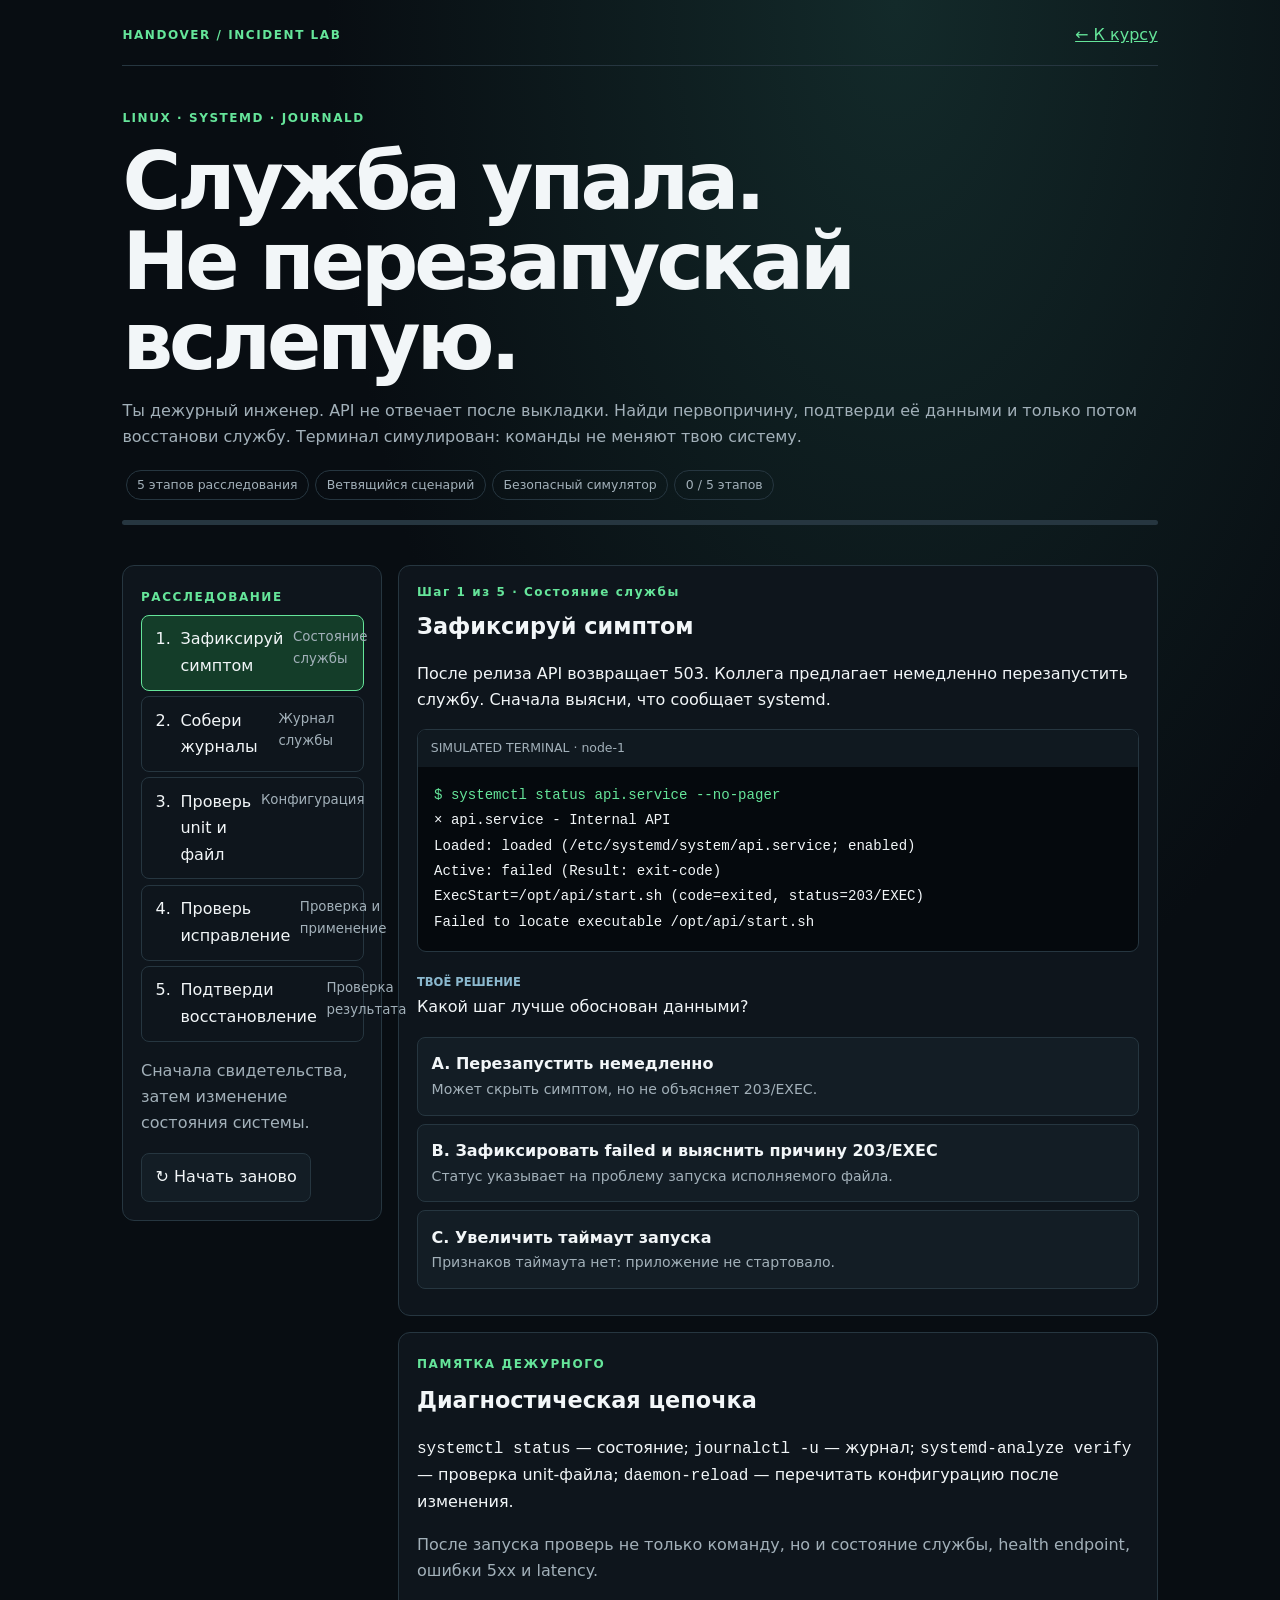
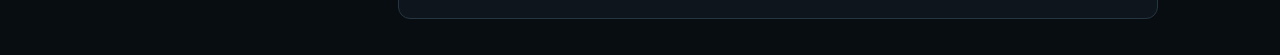
<file: web-lessons/linux-systemd/index.html>
<!doctype html>
<html lang="ru"><head><meta charset="utf-8"><meta name="viewport" content="width=device-width,initial-scale=1"><meta name="theme-color" content="#080d12"><title>Авария systemd — интерактивная лаборатория</title>
<style>
:root{color-scheme:dark;--bg:#080d12;--panel:#0e151c;--panel2:#131d25;--line:#263640;--text:#f2f6f8;--muted:#a2b0b9;--green:#65e59a;--greenbg:#143d29;--amber:#f0c875;--red:#ff8b8b;--blue:#8bb8ce}*{box-sizing:border-box}body{margin:0;background:radial-gradient(ellipse at 70% 0,#132a2a 0,transparent 45%),var(--bg);color:var(--text);font:16px/1.65 system-ui,sans-serif}button{font:inherit;cursor:pointer;color:var(--text);background:var(--panel2);border:1px solid var(--line);border-radius:8px;padding:.65rem .85rem}button:hover{border-color:var(--green)}a{color:var(--green)}.wrap{max-width:1080px;margin:auto;padding:1.4rem}.top{display:flex;justify-content:space-between;align-items:center;border-bottom:1px solid var(--line);padding-bottom:1rem}.brand,.eyebrow{color:var(--green);font-size:.75rem;letter-spacing:.13em;font-weight:800}.hero{padding:2.4rem 0 1.5rem}.hero h1{font-size:clamp(2.4rem,7vw,5rem);line-height:1;letter-spacing:-.05em;margin:.7rem 0}.hero p,.muted{color:var(--muted)}.pill{display:inline-block;border:1px solid var(--line);border-radius:999px;padding:.25rem .65rem;font-size:.78rem;color:var(--muted);margin:.2rem}.progress{height:5px;background:var(--line);border-radius:8px;margin:1rem 0;overflow:hidden}.progress span{display:block;height:100%;background:var(--green);width:0}.layout{display:grid;grid-template-columns:260px minmax(0,1fr);gap:1rem;align-items:start}.panel{background:var(--panel);border:1px solid var(--line);border-radius:12px;padding:1.1rem;margin-bottom:1rem}.steps{position:sticky;top:1rem}.step{display:flex;gap:.6rem;width:100%;text-align:left;margin:.35rem 0;background:transparent}.step small{display:block;color:var(--muted)}.step.active{background:var(--greenbg);border-color:var(--green)}.step.done{border-color:var(--green)}h2{margin:.3rem 0 .7rem;font-size:1.4rem}.terminal{background:#05090d;border:1px solid var(--line);border-radius:9px;overflow:hidden;margin:1rem 0}.term-head{padding:.5rem .8rem;background:#101920;color:var(--muted);font-size:.78rem}.term-body{padding:1rem;font:.88rem/1.8 ui-monospace,Consolas,monospace;overflow-wrap:anywhere}.prompt{color:var(--green);white-space:pre-wrap}.choice{display:block;width:100%;text-align:left;margin:.5rem 0;padding:.85rem}.choice strong,.choice span{display:block}.choice span{color:var(--muted);font-size:.88rem}.feedback{padding:.8rem;border-radius:8px;margin:.8rem 0;background:var(--panel2);border-left:3px solid var(--amber)}.goodfb{border-color:var(--green)}.badfb{border-color:var(--red)}.actions{display:flex;gap:.6rem;flex-wrap:wrap;margin-top:1rem}.primary{background:var(--green);color:#07140b;font-weight:800;border-color:var(--green)}.tag{font-size:.72rem;color:var(--blue);font-weight:800}.finish{border-color:var(--green)}@media(max-width:760px){.layout{grid-template-columns:1fr}.steps{position:static}.step-list{display:grid;grid-template-columns:repeat(2,minmax(0,1fr))}.wrap{padding:1rem}}@media(prefers-reduced-motion:reduce){*{transition:none!important}}
</style></head><body><div class="wrap"><header class="top"><div class="brand">HANDOVER / INCIDENT LAB</div><a href="/handover-devops-besit/">← К курсу</a></header><section class="hero"><span class="eyebrow">LINUX · SYSTEMD · JOURNALD</span><h1>Служба упала.<br>Не перезапускай вслепую.</h1><p>Ты дежурный инженер. API не отвечает после выкладки. Найди первопричину, подтверди её данными и только потом восстанови службу. Терминал симулирован: команды не меняют твою систему.</p><span class="pill">5 этапов расследования</span><span class="pill">Ветвящийся сценарий</span><span class="pill">Безопасный симулятор</span><span class="pill" id="score">0 / 5 этапов</span><div class="progress"><span id="bar"></span></div></section><div class="layout"><aside class="panel steps"><span class="eyebrow">РАССЛЕДОВАНИЕ</span><div id="stepList" class="step-list"></div><p class="muted">Сначала свидетельства, затем изменение состояния системы.</p><button id="reset">↻ Начать заново</button></aside><main><section class="panel" id="stage"></section><section class="panel"><span class="eyebrow">ПАМЯТКА ДЕЖУРНОГО</span><h2>Диагностическая цепочка</h2><p><code>systemctl status</code> — состояние; <code>journalctl -u</code> — журнал; <code>systemd-analyze verify</code> — проверка unit-файла; <code>daemon-reload</code> — перечитать конфигурацию после изменения.</p><p class="muted">После запуска проверь не только команду, но и состояние службы, health endpoint, ошибки 5xx и latency.</p></section></main></div></div>
<script>
(()=>{'use strict';const data=[
{t:'Зафиксируй симптом',d:'Шаг 1 из 5 · Состояние службы',c:'После релиза API возвращает 503. Коллега предлагает немедленно перезапустить службу. Сначала выясни, что сообщает systemd.',cmd:'systemctl status api.service --no-pager',out:'× api.service - Internal API\nLoaded: loaded (/etc/systemd/system/api.service; enabled)\nActive: failed (Result: exit-code)\nExecStart=/opt/api/start.sh (code=exited, status=203/EXEC)\nFailed to locate executable /opt/api/start.sh',o:[['Перезапустить немедленно','Может скрыть симптом, но не объясняет 203/EXEC.'],['Зафиксировать failed и выяснить причину 203/EXEC','Статус указывает на проблему запуска исполняемого файла.'],['Увеличить таймаут запуска','Признаков таймаута нет: приложение не стартовало.']],a:1,f:'203/EXEC означает, что systemd не смог выполнить команду запуска. Сначала проверяем журнал и путь к файлу.'},
{t:'Собери журналы',d:'Шаг 2 из 5 · Журнал службы',c:'Нужно выяснить, повторяется ли ошибка и на каком этапе служба падает.',cmd:'journalctl -u api.service -n 30 --no-pager',out:'Failed to locate executable /opt/api/start.sh: No such file or directory\nFailed at step EXEC spawning /opt/api/start.sh',o:[['Проверить DNS и resolv.conf','В журнале явная ошибка локального пути.'],['Проверить путь из ExecStart и наличие файла','Журнал подтверждает No such file or directory на этапе EXEC.'],['Искать конфликт порта','Процесс не запущен, конфликт пока не подтверждён.']],a:1,f:'Журнал подтверждает отсутствие файла по пути из ExecStart. Теперь сравни unit с реальным расположением артефакта.'},
{t:'Проверь unit и файл',d:'Шаг 3 из 5 · Конфигурация',c:'Выбери проверку, которая даст доказательства, не меняя состояние службы.',cmd:'systemctl cat api.service\nls -l /opt/api/start.sh /srv/api/start.sh',out:'ExecStart=/opt/api/start.sh\nls: cannot access /opt/api/start.sh: No such file or directory\n-rwxr-xr-x 1 api api 412 Oct 21 10:02 /srv/api/start.sh',o:[['Выставить chmod 777 на каталоги','Права не исправят отсутствующий путь и это небезопасно.'],['Исправить ExecStart на /srv/api/start.sh','Файл существует по этому пути и имеет право на выполнение.'],['Добавить Restart=always','Рестарты не исправят неверный путь.']],a:1,f:'Причина доказана: unit ссылается на /opt/api/start.sh, а исполняемый файл находится в /srv/api/start.sh. Исправляем только неверный путь.'},
{t:'Проверь исправление',d:'Шаг 4 из 5 · Проверка и применение',c:'Путь исправлен в unit-файле. Как безопасно применить изменение?',cmd:'systemd-analyze verify /etc/systemd/system/api.service\nsystemctl daemon-reload\nsystemctl start api.service',out:'(verify) 0 errors, 0 warnings\n(systemd) Reloading manager configuration\n(systemd) Starting api.service',o:[['Проверить unit, daemon-reload, затем запустить службу','После изменения systemd должен перечитать конфигурацию.'],['Убить процесс через kill -9','Обход systemd не применяет исправленный unit.'],['Закрыть инцидент после сообщения Starting','Запуск ещё не доказывает, что служба активна и готова.']],a:0,f:'Проверка unit прошла. daemon-reload обновляет конфигурацию менеджера, затем запускаем службу и проверяем результат.'},
{t:'Подтверди восстановление',d:'Шаг 5 из 5 · Проверка результата',c:'Команда запуска завершилась. Как подтвердить восстановление?',cmd:'systemctl is-active api.service\nsystemctl status api.service --no-pager\njournalctl -u api.service -n 10 --no-pager',out:'active\nActive: active (running)\nMain PID: 2317 (python3)\nStarted api.service - Internal API',o:[['Закрыть после active/running и проверки health endpoint','Статус подтверждён; health endpoint завершает проверку.'],['Перезагрузить сервер для надёжности','Необоснованное действие с дополнительным риском.'],['Оставить инцидент без вывода','Нужно зафиксировать причину, исправление и результаты проверки.']],a:0,f:'Служба active/running. В production дополнительно проверь health endpoint, ошибки 5xx, latency и запиши первопричину в postmortem.'}
];let at=0,answers={},done=new Set();const $=s=>document.querySelector(s);function nav(){const n=$('#stepList');n.replaceChildren();data.forEach((s,i)=>{const b=document.createElement('button');b.className='step'+(i===at?' active':'')+(done.has(i)?' done':'');b.innerHTML='<span>'+(done.has(i)?'✓':i+1)+'. </span>'+s.t+'<small>'+s.d.split(' · ')[1]+'</small>';b.onclick=()=>{at=i;paint()};n.append(b)})}function paint(){nav();$('#score').textContent=done.size+' / 5 этапов';$('#bar').style.width=done.size*20+'%';const s=data[at],el=$('#stage');el.classList.remove('finish');el.replaceChildren();const tag=document.createElement('div');tag.className='eyebrow';tag.textContent=s.d;el.append(tag);const h=document.createElement('h2');h.textContent=s.t;el.append(h);const p=document.createElement('p');p.textContent=s.c;el.append(p);const term=document.createElement('div');term.className='terminal';term.innerHTML='<div class="term-head">SIMULATED TERMINAL · node-1</div><div class="term-body"><span class="prompt">$ '+s.cmd.replace(/</g,'&lt;')+'</span><br>'+s.out.replace(/&/g,'&amp;').replace(/</g,'&lt;').replace(/>/g,'&gt;').replace(/\n/g,'<br>')+'</div>';el.append(term);const q=document.createElement('p');q.innerHTML='<span class="tag">ТВОЁ РЕШЕНИЕ</span><br>Какой шаг лучше обоснован данными?';el.append(q);s.o.forEach((v,i)=>{const b=document.createElement('button');b.className='choice';b.disabled=answers[at]!==undefined;b.innerHTML='<strong>'+String.fromCharCode(65+i)+'. '+v[0]+'</strong><span>'+v[1]+'</span>';b.onclick=()=>{answers[at]=i;if(i===s.a)done.add(at);paint()};el.append(b)});if(answers[at]!==undefined){const fb=document.createElement('div');fb.className='feedback '+(answers[at]===s.a?'goodfb':'badfb');fb.innerHTML='<strong>'+(answers[at]===s.a?'✓ Верно':'↻ Разбери ошибку')+'</strong><p>'+s.f+'</p>';el.append(fb);const actions=document.createElement('div');actions.className='actions';if(answers[at]!==s.a){const retry=document.createElement('button');retry.textContent='Попробовать снова';retry.onclick=()=>{delete answers[at];paint()};actions.append(retry)}const next=document.createElement('button');next.className='primary';next.textContent=at===4?'Итоги расследования':'Следующий этап →';next.onclick=()=>{if(at<4){at++;paint()}else finish()};actions.append(next);el.append(actions)}}function finish(){const el=$('#stage');el.classList.add('finish');el.innerHTML='<span class="eyebrow">POSTMORTEM</span><h2>Первопричина найдена</h2><p>Устаревший путь в ExecStart после выкладки: unit ссылался на отсутствующий /opt/api/start.sh вместо /srv/api/start.sh.</p><div class="feedback goodfb"><strong>План восстановления</strong><p>1. Исправить ExecStart.</p><p>2. Проверить unit через systemd-analyze verify.</p><p>3. Выполнить daemon-reload и запустить службу.</p><p>4. Проверить active/running, health endpoint и метрики.</p><p>5. Добавить проверку артефакта в pipeline и зафиксировать postmortem.</p></div><p>Этапов решено верно: '+done.size+' из 5.</p><button class="primary" id="again">↻ Пройти заново</button>';$('#again').onclick=reset}function reset(){at=0;answers={};done=new Set();paint()}$('#reset').onclick=reset;paint()})();
</script></body></html>
</file>
